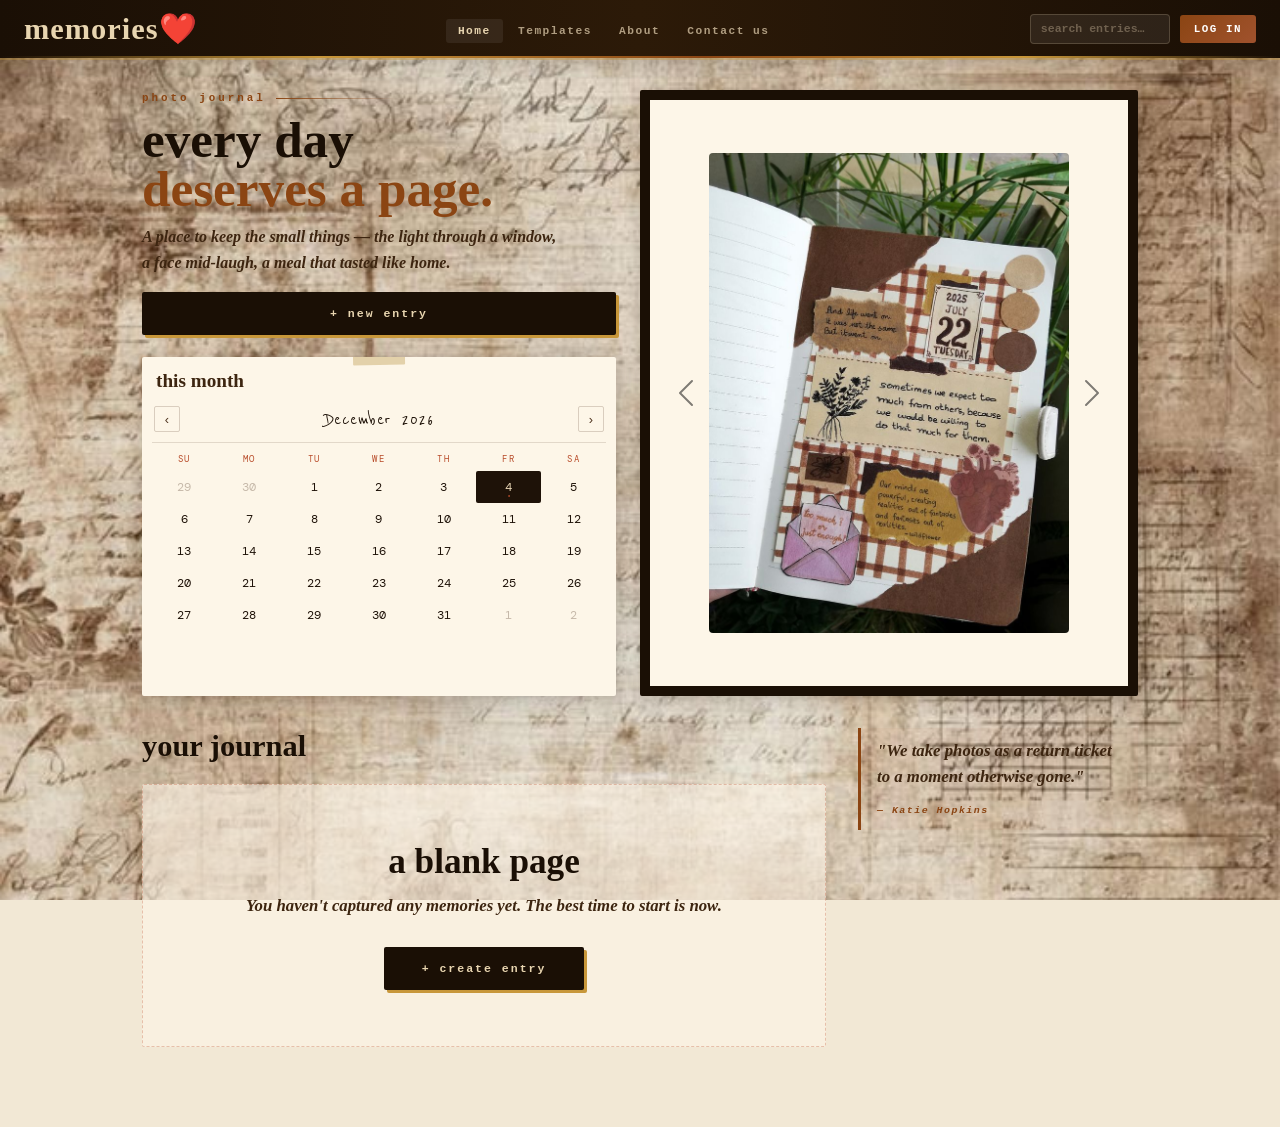
<file: index.html>
<!doctype html>
<html lang="en">

<head>
    <meta charset="utf-8">
    <meta name="viewport" content="width=device-width, initial-scale=1">
    <link rel="stylesheet" href="https://cdn.jsdelivr.net/npm/bootstrap@5.3.8/dist/css/bootstrap.min.css">
    <link rel="stylesheet" href="index.css">
    <title>Memories❤️</title>
</head>

<body>

    <!-- ── NAV ── -->
    <nav class="site-nav">
        <a class="nav-brand" href="#">memories❤️</a>
        <ul class="nav-links">
            <li><a href="#" class="active">Home</a></li>
            <li><a href="template-editor.html">Templates</a></li>
            <li><a href="about.html">About</a></li>
            <li><a href="contact.html">Contact us</a></li>
        </ul>
        <div class="nav-right">
            <input type="search" class="nav-search" placeholder="search entries…">
            <button class="btn-login" data-bs-toggle="modal" data-bs-target="#loginModal">LOG IN</button>
        </div>
    </nav>

    <!-- ── TOP BAND ── -->
    <div class="top-band">

        <!-- LEFT: compact hero + calendar -->
        <div class="top-left">
            <div class="hero">
                <div class="hero-eyebrow">photo journal</div>
                <h1>every day<em>deserves a page.</em></h1>
                <p class="hero-sub">A place to keep the small things — the light through a window, a face mid-laugh, a
                    meal that tasted like home.</p>
                <a href="template-editor.html" class="add-btn hero-btn">+ new entry</a>
            </div>
            <div class="cal-wrap">
                <div class="cal-label">this month</div>
                <iframe src="calender.html" title="Calendar"></iframe>
            </div>
        </div>

        <div id="carouselExample" class="carousel slide carousel-dark"
            style="width: 100%; height: 100%; background-color: #fdf6e8; border-radius: 2px; box-shadow: 2px 4px 18px rgba(26, 15, 5, 0.22); border: 10px solid #1a0f05;"
            data-bs-ride="carousel">
            <div class="carousel-inner h-100">
                <div class="carousel-item active h-100">
                    <div class="d-flex justify-content-center align-items-center h-100">
                        <img src="p1.jpeg" class="d-block" alt="..."
                            style="max-height: 100%; max-width: 100%; object-fit:fill;">
                    </div>
                </div>
                <div class="carousel-item h-100">
                    <div class="d-flex justify-content-center align-items-center h-100">
                        <img src="p2.jpeg" class="d-block" alt="..."
                            style="max-height: 100%; max-width: 100%; object-fit:cover;">
                    </div>
                </div>
                <div class="carousel-item h-100">
                    <div class="d-flex justify-content-center align-items-center h-100">
                        <img src="p3.jpeg" class="d-block" alt="..."
                            style="max-height: 100%; max-width: 100%; object-fit:cover;">
                    </div>
                </div>
            </div>
            <button class="carousel-control-prev" type="button" data-bs-target="#carouselExample" data-bs-slide="prev">
                <span class="carousel-control-prev-icon" aria-hidden="true"></span>
                <span class="visually-hidden">Previous</span>
            </button>
            <button class="carousel-control-next" type="button" data-bs-target="#carouselExample" data-bs-slide="next">
                <span class="carousel-control-next-icon" aria-hidden="true"></span>
                <span class="visually-hidden">Next</span>
            </button>
        </div>

    </div>

    <!-- ── MAIN GRID ── -->
    <div class="main-grid">
        <div class="journal-col" id="journalFeed"></div>
        <aside class="sidebar">
            <div class="quote-block">
                <blockquote>"We take photos as a return ticket to a moment otherwise gone."</blockquote>
                <cite>— Katie Hopkins</cite>
            </div>
        </aside>
    </div>

    <!-- ── LOGIN MODAL ── -->
    <div class="modal fade" id="loginModal" tabindex="-1" aria-hidden="true">
        <div class="modal-dialog modal-dialog-centered" style="max-width:400px;">
            <div class="modal-content">
                <div class="modal-header">
                    <h5 class="modal-title">LOG IN</h5>
                    <button type="button" class="btn-close" data-bs-dismiss="modal"></button>
                </div>
                <div class="modal-body">
                    <div class="mb-3">
                        <label for="loginEmail">email</label>
                        <input type="email" class="form-control" id="loginEmail" placeholder="you@example.com">
                    </div>
                    <div class="mb-4">
                        <label for="loginPass">password</label>
                        <input type="password" class="form-control" id="loginPass" placeholder="••••••••">
                    </div>
                    <button class="btn-submit" onclick="showToast('coming soon — stay tuned ✦')">log in</button>
                    <p style="text-align:center;margin-top:1rem;font-size:0.82rem;color:#a07850;font-style:italic;">
                        don't have an account? <a href="#signupModal" data-bs-toggle="modal"
                            style="color:var(--rust);">create one</a>
                    </p>
                </div>
            </div>
        </div>
    </div>

    <!-- ── SIGNUP MODAL ── -->
    <div class="modal fade" id="signupModal" tabindex="-1" aria-hidden="true">
        <div class="modal-dialog modal-dialog-centered" style="max-width:400px;">
            <div class="modal-content">
                <div class="modal-header">
                    <h5 class="modal-title">SIGN UP </h5>
                    <button type="button" class="btn-close" data-bs-dismiss="modal"></button>
                </div>
                <div class="modal-body">
                    <div class="mb-3">
                        <label for="loginEmail">email</label>
                        <input type="email" class="form-control" id="loginEmail" placeholder="you@example.com">
                    </div>
                    <div class="mb-4">
                        <label for="loginPass">password</label>
                        <input type="password" class="form-control" id="loginPass" placeholder="••••••••">
                    </div>
                    <button class="btn-submit" onclick="showToast('coming soon — stay tuned ✦')">SIGN UP</button>

                </div>
            </div>
        </div>
    </div>

    <div class="toast-strip" id="toast"></div>

    <script src="https://cdn.jsdelivr.net/npm/bootstrap@5.3.8/dist/js/bootstrap.bundle.min.js"></script>
    <script src="index.js"></script>
</body>

</html>
</file>
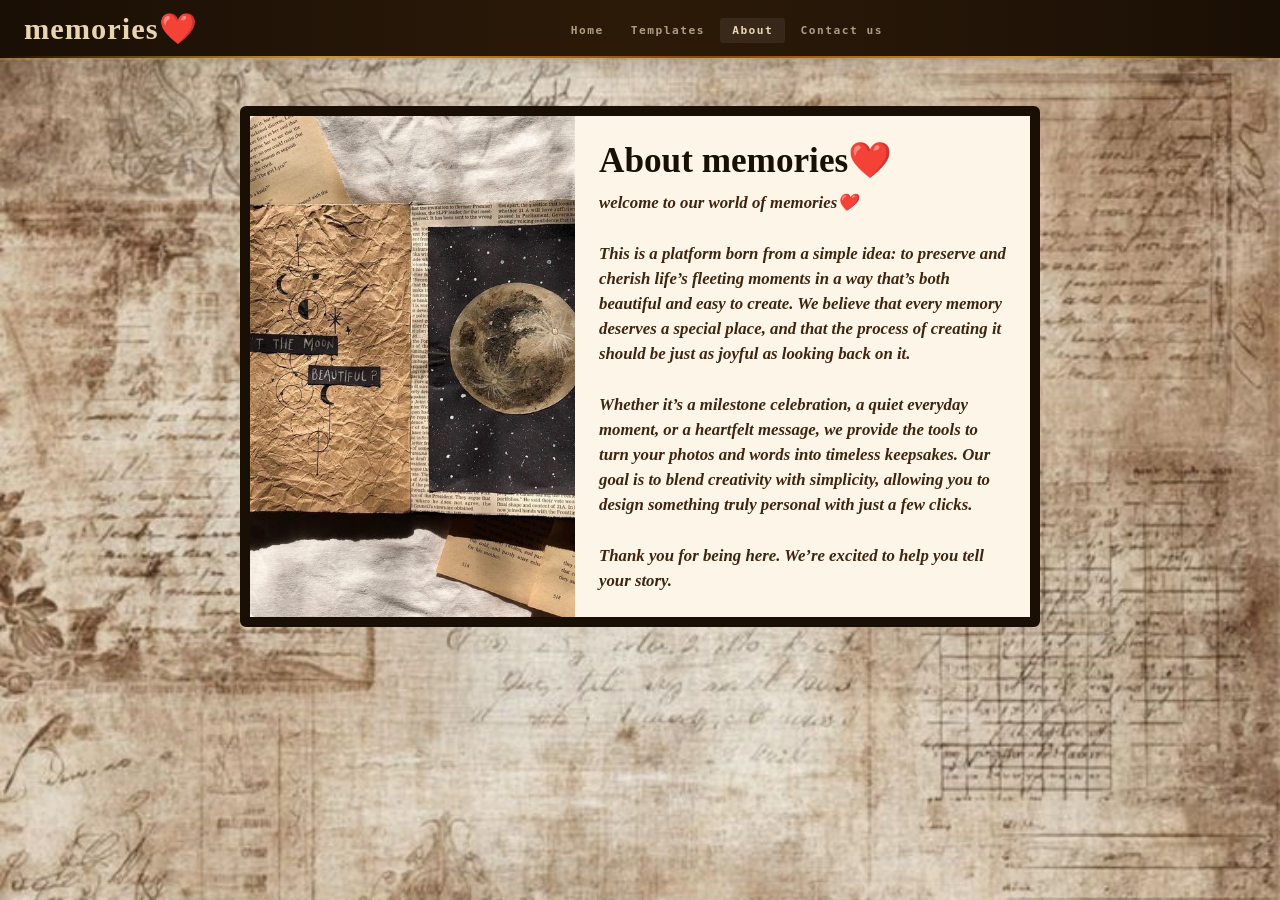
<file: about.html>
<!DOCTYPE html>
<html lang="en">

<head>
    <meta charset="UTF-8">
    <meta name="viewport" content="width=device-width, initial-scale=1.0">
    <title>about</title>
    <link rel="stylesheet" href="https://cdn.jsdelivr.net/npm/bootstrap@5.3.8/dist/css/bootstrap.min.css">
    <link rel="stylesheet" href="index.css">
</head>

<body>
    <nav class="site-nav">
        <a class="nav-brand" href="#">memories❤️</a>
        <ul class="nav-links">
            <li><a href="index.html">Home</a></li>
            <li><a href="template-editor.html">Templates</a></li>
            <li><a href="about.html" class="active">About</a></li>
            <li><a href="contact.html">Contact us</a></li>
        </ul>
        <div class="nav-right">

        </div>
    </nav>

    <!-- <main class="about-container">
        <div class="about-box">
            <h1 class="about-title">ABOUT US</h1>
            <p class="about-text">
                Welcome to our digital scrapbook! This platform was born from a simple idea: to preserve and cherish
                life’s fleeting moments in a way that’s both beautiful and easy to create. We believe that every
                memory deserves a special place, and that the process of creating it should be just as joyful as
                looking back on it.

                Whether it’s a milestone celebration, a quiet everyday moment, or a heartfelt message, we provide the
                tools to turn your photos and words into timeless keepsakes. Our goal is to blend creativity with
                simplicity, allowing you to design something truly personal with just a few clicks.

                Thank you for being here. We’re excited to help you tell your story.
            </p>
        </div>
    </main> -->
    <div class="card mb-3 mx-auto mt-5" style="max-width: 800px;background-color: #fdf6e8;border: 10px solid #1a0f05;">
        <div class="row g-0">
            <div class="col-md-5">
                <img src="p2.jpeg" class="img-fluid rounded-start" alt="..."
                    style="height: 100%;width: 100%;object-fit: cover;">
            </div>
            <div class="col-md-7">
                <div class="card-body p-4">
                    <h5 class="card-title"
                        style="font-family: 'Reenie Beanie', cursive; font-size: 2.2rem; color: var(--ink);">About
                        memories❤️</h5>
                    <p class="card-text"
                        style="font-family: 'Crimson Pro', serif; color: var(--ink-soft); font-style: italic; font-size: 1.05rem;">
                        <strong>welcome to our world of memories❤️</strong><br><br>
                        This is a platform born from a simple idea: to preserve and cherish
                        life’s fleeting moments in a way that’s both beautiful and easy to create. We believe that every
                        memory deserves a special place, and that the process of creating it should be just as joyful as
                        looking back on it.<br><br>
                        Whether it’s a milestone celebration, a quiet everyday moment, or a heartfelt message, we
                        provide the tools to turn your photos and words into timeless keepsakes. Our goal is to blend
                        creativity
                        with simplicity, allowing you to design something truly personal with just a few clicks.<br><br>
                        Thank you for being here. We’re excited to help you tell your story.
                    </p>
                </div>
            </div>
        </div>
    </div>

    <script src="https://cdn.jsdelivr.net/npm/bootstrap@5.3.8/dist/js/bootstrap.bundle.min.js"></script>
</body>

</html>
</file>
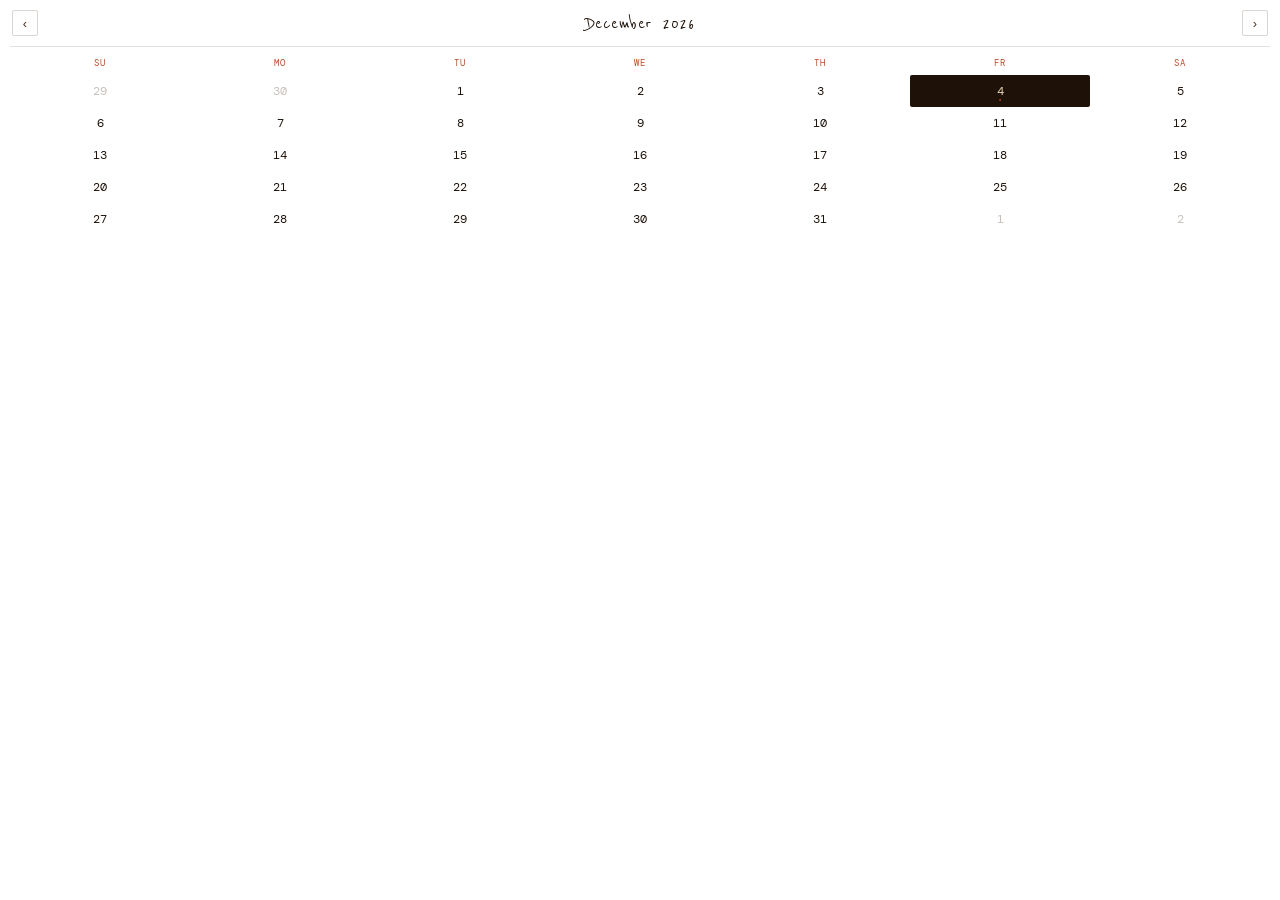
<file: calender.html>
<!DOCTYPE html>
<html lang="en">

<head>
  <meta charset="UTF-8">
  <meta name="viewport" content="width=device-width, initial-scale=1.0">
  <title>Calendar</title>
  <link
    href="https://fonts.googleapis.com/css2?family=Reenie+Beanie&family=Crimson+Pro:ital,wght@0,300;0,400;1,300&family=DM+Mono:wght@300;400&display=swap"
    rel="stylesheet">
  <style>
    :root {
      --ink: #1e1208;
      --ink-soft: #4a2f1a;
      --rust: #b84c2a;
      --sand: #e8d5b5;
      --paper: #f7efe0;
    }

    *,
    *::before,
    *::after {
      box-sizing: border-box;
      margin: 0;
      padding: 0;
    }

    html,
    body {
      width: 100%;
      height: 100%;
      font-family: 'DM Mono', monospace;
      background: transparent;
    }

    .cal {
      width: 100%;
      padding: 6px 10px 14px;
      background: transparent;
    }

    /* header row */
    .cal-head {
      display: flex;
      align-items: center;
      justify-content: space-between;
      padding: 4px 2px 10px;
      border-bottom: 1px solid rgba(74, 47, 26, 0.15);
      margin-bottom: 6px;
    }

    .cal-head h2 {
      font-family: 'Reenie Beanie', cursive;
      font-size: 1.3rem;
      color: var(--ink);
      font-weight: 400;
      letter-spacing: 0.5px;
    }

    .nav-btn {
      background: none;
      border: 1px solid rgba(74, 47, 26, 0.2);
      border-radius: 2px;
      color: var(--ink-soft);
      width: 26px;
      height: 26px;
      font-size: 0.8rem;
      cursor: pointer;
      display: flex;
      align-items: center;
      justify-content: center;
      transition: border-color 0.15s, background 0.15s;
    }

    .nav-btn:hover {
      border-color: var(--rust);
      background: rgba(184, 76, 42, 0.06);
    }

    /* weekday row */
    .cal-grid {
      display: grid;
      grid-template-columns: repeat(7, 1fr);
      text-align: center;
    }

    .wday {
      font-size: 0.58rem;
      letter-spacing: 1.5px;
      text-transform: uppercase;
      color: var(--rust);
      padding: 4px 0 6px;
      font-weight: 400;
    }

    /* day cells */
    .day {
      padding: 6px 2px;
      font-size: 0.75rem;
      color: var(--ink);
      cursor: pointer;
      border-radius: 2px;
      transition: background 0.15s, color 0.15s;
      position: relative;
      line-height: 1;
      min-height: 32px;
      display: flex;
      flex-direction: column;
      align-items: center;
      justify-content: center;
    }

    .day:hover {
      background: rgba(184, 76, 42, 0.09);
    }

    .day.other {
      color: rgba(74, 47, 26, 0.3);
      cursor: default;
    }

    .day.other:hover {
      background: none;
    }

    .day.today {
      background: var(--ink);
      color: var(--sand);
      font-weight: 400;
    }

    .day.today::after {
      content: '•';
      position: absolute;
      bottom: 3px;
      font-size: 0.45rem;
      color: var(--rust);
    }

    .day.selected {
      background: var(--rust);
      color: #fff;
    }

    .day.has-entry::before {
      content: '';
      width: 4px;
      height: 4px;
      background: var(--rust);
      border-radius: 50%;
      position: absolute;
      bottom: 3px;
    }

    .day.today.has-entry::before {
      background: var(--sand);
    }
  </style>
</head>

<body>
  <div class="cal">
    <div class="cal-head">
      <button id="prev" class="nav-btn">&#8249;</button>
      <h2 id="monthLabel"></h2>
      <button id="next" class="nav-btn">&#8250;</button>
    </div>
    <div class="cal-grid">
      <div class="wday">Su</div>
      <div class="wday">Mo</div>
      <div class="wday">Tu</div>
      <div class="wday">We</div>
      <div class="wday">Th</div>
      <div class="wday">Fr</div>
      <div class="wday">Sa</div>
    </div>
    <div class="cal-grid" id="days"></div>
  </div>

  <script>
    let cur = new Date();
    let sel = null;
    const MONTHS = ["January", "February", "March", "April", "May", "June", "July", "August", "September", "October", "November", "December"];

    // read saved entries from localStorage to mark dots
    function getEntryDates() {
      try {
        const entries = JSON.parse(localStorage.getItem('memoryEntries') || '[]');
        return new Set(entries.map(e => e.date));
      } catch (e) { return new Set(); }
    }

    function render() {
      const y = cur.getFullYear(), m = cur.getMonth();
      document.getElementById('monthLabel').textContent = MONTHS[m] + ' ' + y;
      const grid = document.getElementById('days');
      grid.innerHTML = '';
      const firstDay = new Date(y, m, 1).getDay();
      const daysInMonth = new Date(y, m + 1, 0).getDate();
      const prevDays = new Date(y, m, 0).getDate();
      const today = new Date();
      const entryDates = getEntryDates();

      // prev month tail
      for (let i = firstDay - 1; i >= 0; i--) {
        const d = document.createElement('div');
        d.className = 'day other';
        d.textContent = prevDays - i;
        grid.appendChild(d);
      }
      // current month
      for (let day = 1; day <= daysInMonth; day++) {
        const d = document.createElement('div');
        d.className = 'day';
        d.textContent = day;
        const iso = y + '-' + String(m + 1).padStart(2, '0') + '-' + String(day).padStart(2, '0');
        if (y === today.getFullYear() && m === today.getMonth() && day === today.getDate()) d.classList.add('today');
        if (sel && sel === iso) d.classList.add('selected');
        if (entryDates.has(iso)) d.classList.add('has-entry');
        d.addEventListener('click', () => {
          sel = iso;
          render();
          const target = window.parent !== window ? window.parent : window;
          target.location.href = 'template-editor.html?date=' + iso;
        });
        grid.appendChild(d);
      }
      // next month padding
      const total = firstDay + daysInMonth;
      const remaining = total % 7 === 0 ? 0 : 7 - (total % 7);
      for (let day = 1; day <= remaining; day++) {
        const d = document.createElement('div');
        d.className = 'day other';
        d.textContent = day;
        grid.appendChild(d);
      }
    }

    document.getElementById('prev').addEventListener('click', () => { cur.setMonth(cur.getMonth() - 1); render(); });
    document.getElementById('next').addEventListener('click', () => { cur.setMonth(cur.getMonth() + 1); render(); });
    render();
  </script>
</body>

</html>
</file>
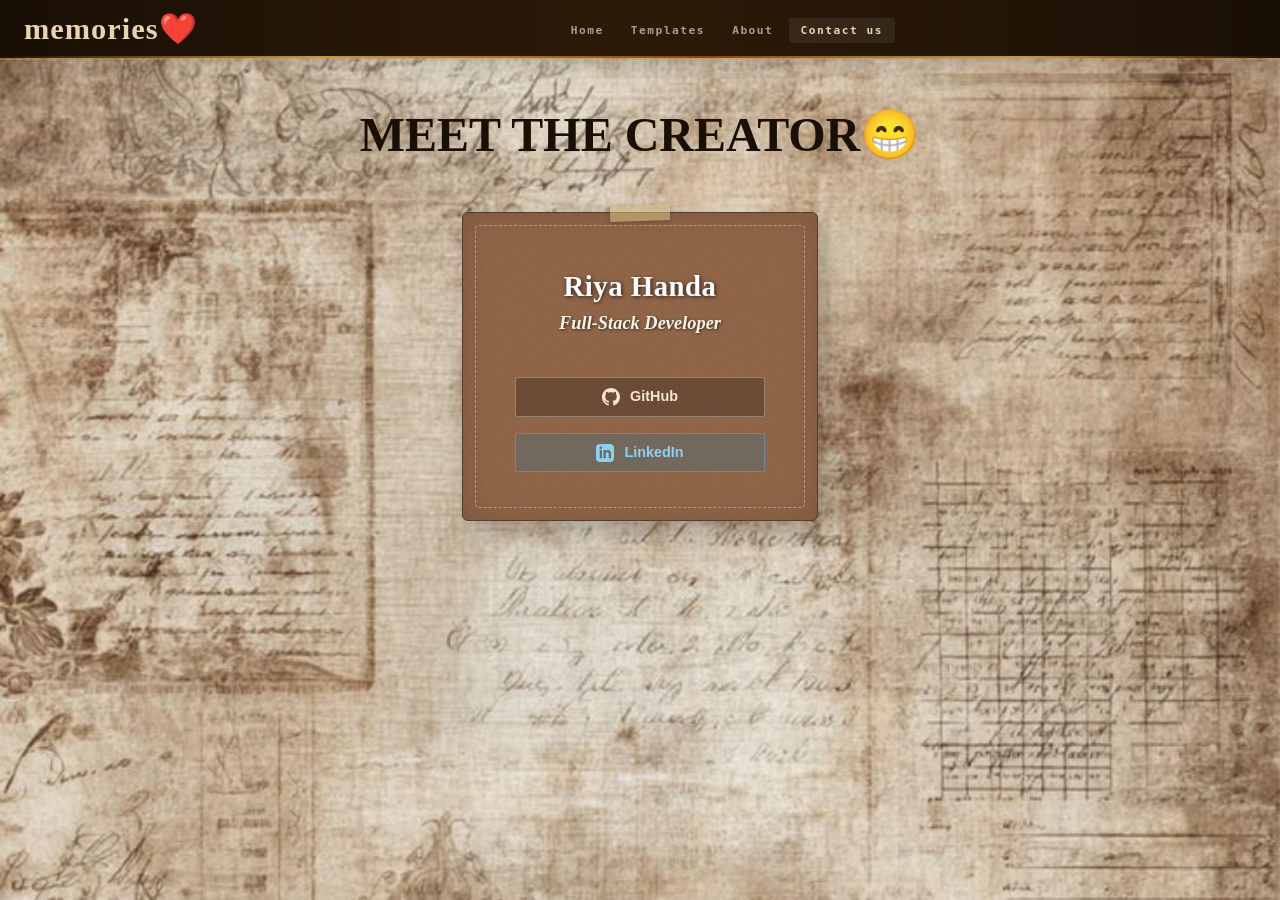
<file: contact.html>
<!DOCTYPE html>
<html lang="en">

<head>
    <meta charset="UTF-8">
    <meta name="viewport" content="width=device-width, initial-scale=1.0">
    <title>contact</title>
    <link rel="stylesheet" href="https://cdn.jsdelivr.net/npm/bootstrap@5.3.8/dist/css/bootstrap.min.css">
    <link rel="stylesheet" href="index.css">
</head>
  
<body>
    <nav class="site-nav">
        <a class="nav-brand" href="#">memories❤️</a>
        <ul class="nav-links">
            <li><a href="index.html">Home</a></li>
            <li><a href="template-editor.html">Templates</a></li>
            <li><a href="about.html">About</a></li>
            <li><a href="contact.html" class="active">Contact us</a></li>
        </ul>
        <div class="nav-right">

        </div>
    </nav>

    <style>
        .creator-card {
            background-color: #8c5f40;
            /* Medium brown */
            background-image: url("data:image/svg+xml,%3Csvg viewBox='0 0 200 200' xmlns='http://www.w3.org/2000/svg'%3E%3Cfilter id='noiseFilter'%3E%3CfeTurbulence type='fractalNoise' baseFrequency='0.8' numOctaves='3' stitchTiles='stitch'/%3E%3C/filter%3E%3Crect width='100%25' height='100%25' filter='url(%23noiseFilter)' opacity='0.12'/%3E%3C/svg%3E");
            border-radius: 6px;
            padding: 3.5rem 2rem 3rem;
            position: relative;
            box-shadow: 6px 10px 25px rgba(0, 0, 0, 0.25), inset 0 0 30px rgba(0, 0, 0, 0.15);
            border: 1px solid #5a3c26;
            /* Darker border for the very edge */
            display: flex;
            flex-direction: column;
            align-items: center;
        }

        .creator-card::after {
            content: '';
            position: absolute;
            top: 12px;
            left: 12px;
            right: 12px;
            bottom: 12px;
            border: 1.5px dashed rgba(255, 235, 205, 0.4);
            /* Stitched inner border */
            border-radius: 4px;
            pointer-events: none;
            z-index: 1;
        }

        .creator-card::before {
            content: '';
            position: absolute;
            width: 60px;
            /* Slightly longer tape */
            height: 16px;
            background: var(--tape, #dbcbba);
            border-radius: 1px;
            z-index: 3;
            box-shadow: 0 1px 4px rgba(0, 0, 0, 0.25);
            top: -8px;
            left: 50%;
            transform: translateX(-50%) rotate(-2deg);
        }

        .creator-card-title {
            font-family: 'Crimson Pro', serif;
            font-weight: 800;
            font-size: 1.8rem;
            color: #ffffff;
            /* Pure white for maximum clarity */
            margin-bottom: 0.4rem;
            text-shadow: 1px 1px 4px rgba(0, 0, 0, 0.7);
            /* Stronger shadow for contrast */
            letter-spacing: 0.5px;
        }

        .creator-card-subtitle {
            font-family: 'Crimson Pro', serif;
            font-style: italic;
            font-weight: 500;
            /* Increased weight from 300 to 500 for better legibility */
            font-size: 1.15rem;
            color: #fcf4eb;
            /* Brighter, clearer off-white */
            margin-bottom: 2.5rem;
            text-shadow: 1px 1px 3px rgba(0, 0, 0, 0.6);
        }

        .creator-btn {
            display: flex;
            align-items: center;
            justify-content: center;
            gap: 10px;
            width: 100%;
            padding: 8px 16px;
            border-radius: 3px;
            font-family: -apple-system, BlinkMacSystemFont, "Segoe UI", Roboto, Helvetica, Arial, sans-serif;
            font-size: 0.9rem;
            font-weight: 600 !important;
            text-decoration: none;
            background: transparent;
            transition: all 0.2s;
        }

        .btn-github {
            border: 1px solid rgba(255, 255, 255, 0.3);
            color: #f5e6d3;
            background: rgba(0, 0, 0, 0.25);
        }

        .btn-github:hover {
            background: rgba(0, 0, 0, 0.5);
            border-color: rgba(255, 255, 255, 0.5);
            color: #fff;
        }

        .btn-linkedin {
            border: 1px solid rgba(89, 166, 212, 0.6);
            background: rgba(0, 119, 181, 0.2);
            color: #8ed0f2;
        }

        .btn-linkedin:hover {
            background: rgba(0, 119, 181, 0.4);
            border-color: #59a6d4;
            color: #bce5ff;
        }

        .creator-btn svg {
            width: 18px;
            height: 18px;
            fill: currentColor;
        }
    </style>

    <div class="container mt-5 mb-5">
        <h2 class="text-center mb-5" style="font-family: 'Reenie Beanie', cursive; font-size: 3rem; color: var(--ink);">
            MEET THE CREATOR😁</h2>
        <div class="row justify-content-center g-4">

            <!-- Creator 1 -->
            <div class="col-md-5 col-lg-4">
                <div class="creator-card">
                    <h4 class="creator-card-title">Riya Handa</h4>
                    <p class="creator-card-subtitle">Full-Stack Developer</p>

                    <div class="d-flex flex-column gap-3 w-100" style="max-width: 250px;">
                        <a href="https://github.com/Riyahanda" target="_blank" rel="noopener noreferrer"
                            class="creator-btn btn-github">
                            <svg viewBox="0 0 24 24">
                                <path
                                    d="M12 0c-6.626 0-12 5.373-12 12 0 5.302 3.438 9.8 8.207 11.387.599.111.793-.261.793-.577v-2.234c-3.338.726-4.033-1.416-4.033-1.416-.546-1.387-1.333-1.756-1.333-1.756-1.089-.745.083-.729.083-.729 1.205.084 1.839 1.237 1.839 1.237 1.07 1.834 2.807 1.304 3.492.997.107-.775.418-1.305.762-1.604-2.665-.305-5.467-1.334-5.467-5.931 0-1.311.469-2.381 1.236-3.221-.124-.303-.535-1.524.117-3.176 0 0 1.008-.322 3.301 1.23.957-.266 1.983-.399 3.003-.404 1.02.005 2.047.138 3.006.404 2.291-1.552 3.297-1.23 3.297-1.23.653 1.653.242 2.874.118 3.176.77.84 1.235 1.911 1.235 3.221 0 4.609-2.807 5.624-5.479 5.921.43.372.823 1.102.823 2.222v3.293c0 .319.192.694.801.576 4.765-1.589 8.199-6.086 8.199-11.386 0-6.627-5.373-12-12-12z" />
                            </svg>
                            GitHub
                        </a>
                        <a href="https://www.linkedin.com/in/riya-handa-b9908430a" target="_blank"
                            rel="noopener noreferrer" class="creator-btn btn-linkedin">
                            <svg viewBox="0 0 24 24">
                                <path
                                    d="M19 0h-14c-2.761 0-5 2.239-5 5v14c0 2.761 2.239 5 5 5h14c2.762 0 5-2.239 5-5v-14c0-2.761-2.238-5-5-5zm-11 19h-3v-11h3v11zm-1.5-12.268c-.966 0-1.75-.79-1.75-1.764s.784-1.764 1.75-1.764 1.75.79 1.75 1.764-.783 1.764-1.75 1.764zm13.5 12.268h-3v-5.604c0-3.368-4-3.113-4 0v5.604h-3v-11h3v1.765c1.396-2.586 7-2.777 7 2.476v6.759z" />
                            </svg>
                            LinkedIn
                        </a>
                    </div>
                </div>
            </div>

            <!-- Creator 2 
            <div class="col-md-5 col-lg-4">
                <div class="creator-card">
                    <h4 class="creator-card-title">Creator Two</h4>
                    <p class="creator-card-subtitle">UI/UX Designer</p>

                    <div class="d-flex flex-column gap-3 w-100" style="max-width: 250px;">
                        <a href="#" class="creator-btn btn-github">
                            <svg viewBox="0 0 24 24">
                                <path
                                    d="M12 0c-6.626 0-12 5.373-12 12 0 5.302 3.438 9.8 8.207 11.387.599.111.793-.261.793-.577v-2.234c-3.338.726-4.033-1.416-4.033-1.416-.546-1.387-1.333-1.756-1.333-1.756-1.089-.745.083-.729.083-.729 1.205.084 1.839 1.237 1.839 1.237 1.07 1.834 2.807 1.304 3.492.997.107-.775.418-1.305.762-1.604-2.665-.305-5.467-1.334-5.467-5.931 0-1.311.469-2.381 1.236-3.221-.124-.303-.535-1.524.117-3.176 0 0 1.008-.322 3.301 1.23.957-.266 1.983-.399 3.003-.404 1.02.005 2.047.138 3.006.404 2.291-1.552 3.297-1.23 3.297-1.23.653 1.653.242 2.874.118 3.176.77.84 1.235 1.911 1.235 3.221 0 4.609-2.807 5.624-5.479 5.921.43.372.823 1.102.823 2.222v3.293c0 .319.192.694.801.576 4.765-1.589 8.199-6.086 8.199-11.386 0-6.627-5.373-12-12-12z" />
                            </svg>
                            GitHub
                        </a>
                        <a href="#" class="creator-btn btn-linkedin">
                            <svg viewBox="0 0 24 24">
                                <path
                                    d="M19 0h-14c-2.761 0-5 2.239-5 5v14c0 2.761 2.239 5 5 5h14c2.762 0 5-2.239 5-5v-14c0-2.761-2.238-5-5-5zm-11 19h-3v-11h3v11zm-1.5-12.268c-.966 0-1.75-.79-1.75-1.764s.784-1.764 1.75-1.764 1.75.79 1.75 1.764-.783 1.764-1.75 1.764zm13.5 12.268h-3v-5.604c0-3.368-4-3.113-4 0v5.604h-3v-11h3v1.765c1.396-2.586 7-2.777 7 2.476v6.759z" />
                            </svg>
                            LinkedIn
                        </a>
                    </div>
                </div>
            </div>-->

        </div>
    </div>

    <script src="https://cdn.jsdelivr.net/npm/bootstrap@5.3.8/dist/js/bootstrap.bundle.min.js"></script>
</body>

</html>
</file>
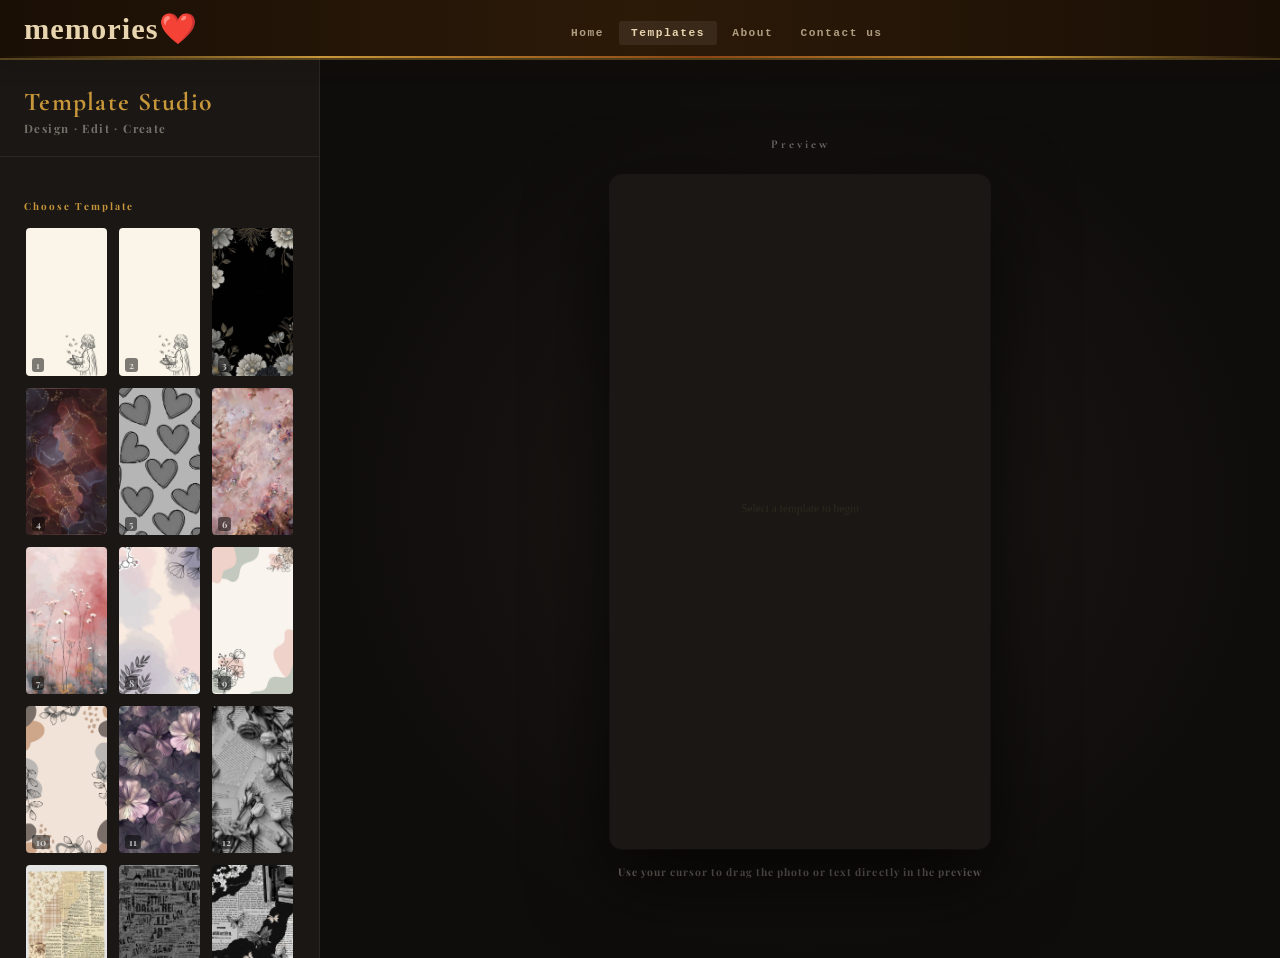
<file: template-editor.html>
<!DOCTYPE html>
<html lang="en">

<head>
  <meta charset="UTF-8">
  <meta name="viewport" content="width=device-width, initial-scale=1.0">
  <title>Template Studio</title>
  <link
    href="https://fonts.googleapis.com/css2?family=Cormorant+Garamond:ital,wght@0,300;0,400;1,300&family=DM+Sans:wght@300;400;500&family=Playfair+Display:ital@1&display=swap"
    rel="stylesheet">
  <link rel="stylesheet" href="temp.css">
  <link rel="stylesheet" href="index.css">
</head>

<body>
  <script src="index.js"></script>
  <nav class="site-nav">
    <a class="nav-brand" href="#">memories❤️</a>
    <ul class="nav-links">
      <li><a href="index.html">Home</a></li>
      <li><a href="template-editor.html" class="active">Templates</a></li>
      <li><a href="about.html">About</a></li>
      <li><a href="contact.html">Contact us</a></li>
    </ul>
    <div class="nav-right">

    </div>
  </nav>
  <div class="app">
    <!-- SIDEBAR -->
    <div class="sidebar">
      <div class="sidebar-header">
        <h1>Template Studio</h1>
        <p>Design · Edit · Create</p>
      </div>

      <!-- Templates -->
      <div class="section">
        <div class="section-label">Choose Template</div>
        <div class="template-grid" id="templateGrid"></div>
      </div>

      <!-- Upload photo -->
      <div class="section">
        <div class="section-label">Your Photo</div>
        <div class="upload-zone" onclick="document.getElementById('fileInput').click()">
          <div class="upload-icon">🖼</div>
          <p>Click to <span>upload your photo</span><br>PNG, JPG, WEBP</p>
        </div>
        <input type="file" id="fileInput" accept="image/*">

        <div class="photo-controls" style="margin-top:16px;" id="photoControls">
          <div class="control-note">Drag the photo in the preview with your cursor. Use the mouse wheel to resize it,
            and hold Shift while scrolling to change opacity.</div>
        </div>
      </div>

      <!-- Text -->
      <div class="section">
        <div class="section-label">Text</div>
        <div class="text-controls">
          <textarea id="textInput" placeholder="Type your text here…"></textarea>

          <div class="text-style-row">
            <select id="fontFamily">
              <option value="'DM Sans', sans-serif">DM Sans</option>
              <option value="'Cormorant Garamond', serif">Cormorant</option>
              <option value="'Playfair Display', serif">Playfair</option>
              <option value="Georgia, serif">Georgia</option>
              <option value="monospace">Monospace</option>
            </select>
            <button class="style-btn" id="boldBtn" onclick="toggleStyle('bold')">B</button>
            <button class="style-btn" id="italicBtn" onclick="toggleStyle('italic')"><i>I</i></button>
          </div>

          <div class="font-size-row">
            <button class="fs-btn" onclick="changeFontSize(-2)">−</button>
            <div class="fs-display" id="fsSizeDisplay">28px</div>
            <button class="fs-btn" onclick="changeFontSize(2)">+</button>
            <div style="font-size:0.65rem;color:var(--text-muted);margin-left:8px;">size</div>
          </div>

          <div>
            <div class="section-label" style="margin-bottom:8px;">Text Color</div>
            <div class="color-row" id="colorRow">
              <div class="color-dot active" data-color="#ffffff" style="background:#ffffff"></div>
              <div class="color-dot" data-color="#000000"
                style="background:#000000;border-color:rgba(255,255,255,0.15)"></div>
              <div class="color-dot" data-color="#c9a96e" style="background:#c9a96e"></div>
              <div class="color-dot" data-color="#f4a7b9" style="background:#f4a7b9"></div>
              <div class="color-dot" data-color="#a8c5b5" style="background:#a8c5b5"></div>
              <div class="color-dot" data-color="#9b8fa8" style="background:#9b8fa8"></div>
              <div class="color-dot" data-color="#e8d5b5" style="background:#e8d5b5"></div>
            </div>
          </div>

          <div>
            <div class="section-label" style="margin-bottom:8px;">Text Placement</div>
            <div class="control-note">Click or drag the text in the preview to place it with your cursor.</div>
          </div>
        </div>
      </div>

      <button class="download-btn" onclick="downloadImage()">⬇ Download Image</button>
      <button class="save-btn" onclick="saveImage()">Save Image</button>
    </div>

    <!-- CANVAS AREA -->
    <div class="canvas-area">
      <h2>Preview</h2>
      <div class="canvas-wrapper" id="canvasWrapper">
        <canvas id="mainCanvas" width="600" height="1067"></canvas>
      </div>
      <div class="canvas-hint">Use your cursor to drag the photo or text directly in the preview</div>
    </div>
  </div>

  <script src="temp.js"></script>
</body>

</html>
</file>
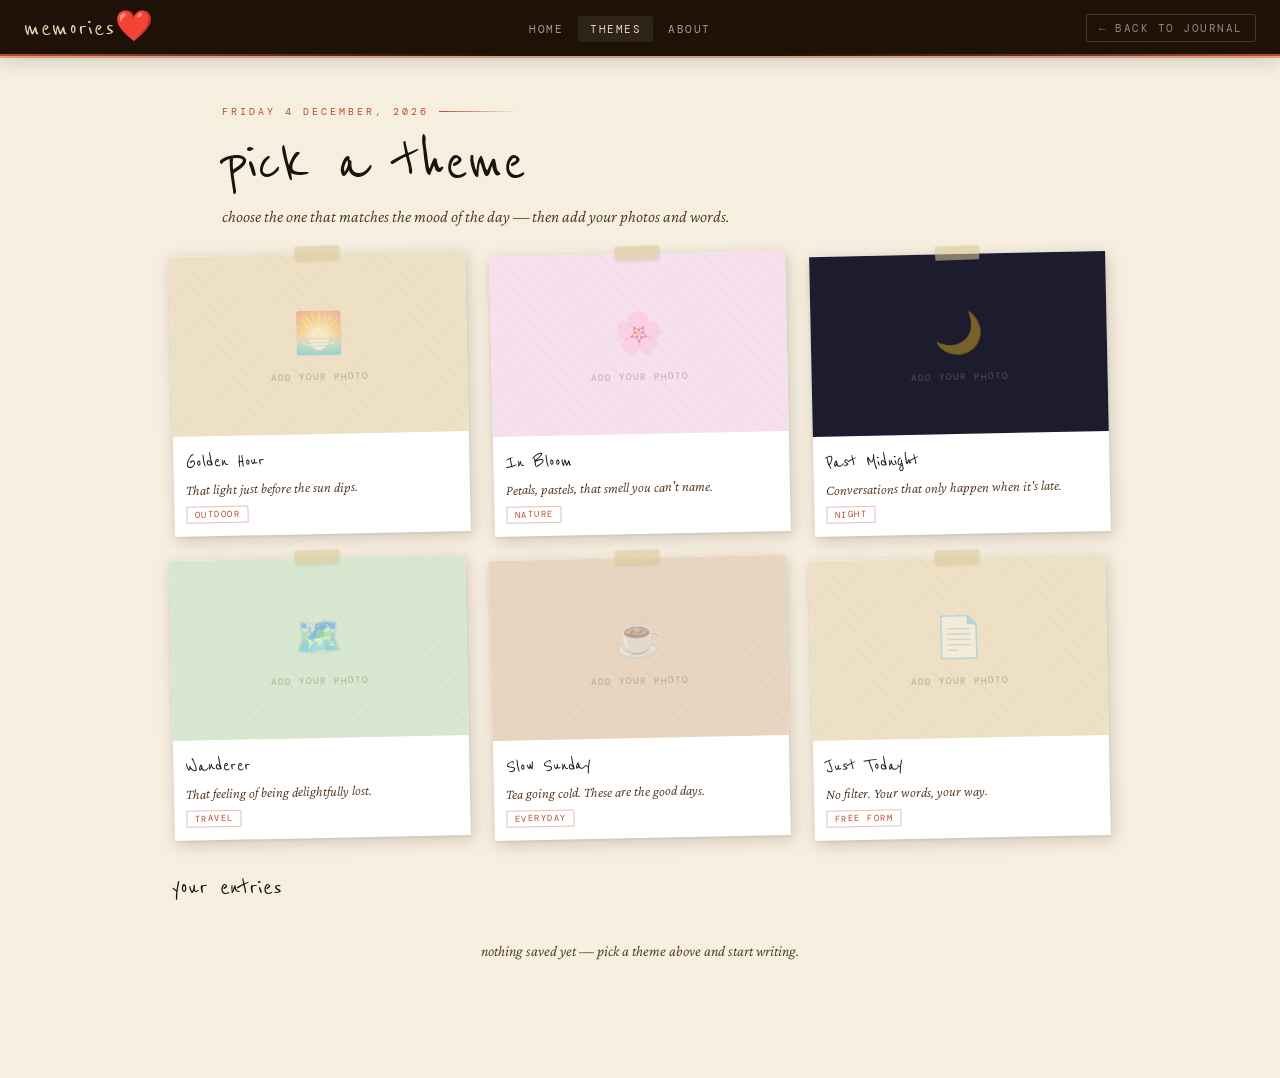
<file: themes.html>
<!DOCTYPE html>
<html lang="en">
<head>
  <meta charset="UTF-8">
  <meta name="viewport" content="width=device-width, initial-scale=1.0">
  <title>Themes — Memories❤️</title>
  <link rel="stylesheet" href="https://cdn.jsdelivr.net/npm/bootstrap@5.3.8/dist/css/bootstrap.min.css">
  <link href="https://fonts.googleapis.com/css2?family=Reenie+Beanie&family=Crimson+Pro:ital,wght@0,300;0,400;0,600;1,300;1,400&family=DM+Mono:wght@300;400&display=swap" rel="stylesheet">
  <style>
    :root {
      --ink:        #1e1208;
      --ink-soft:   #4a2f1a;
      --rust:       #b84c2a;
      --rust-light: #d4724a;
      --sand:       #e8d5b5;
      --paper:      #f7efe0;
      --paper-dark: #ede0c4;
      --tape:       rgba(220,200,150,0.55);
      --shadow:     rgba(30,18,8,0.18);
    }

    *, *::before, *::after { box-sizing: border-box; }

    body {
      margin: 0;
      font-family: 'Crimson Pro', Georgia, serif;
      background: var(--paper);
      background-image: url("data:image/svg+xml,%3Csvg xmlns='http://www.w3.org/2000/svg' width='4' height='4'%3E%3Crect width='4' height='4' fill='%23f7efe0'/%3E%3Ccircle cx='1' cy='1' r='0.4' fill='%23c8a87a' opacity='0.18'/%3E%3Ccircle cx='3' cy='3' r='0.3' fill='%23b89060' opacity='0.12'/%3E%3C/svg%3E");
      background-attachment: fixed;
      min-height: 100vh;
      color: var(--ink);
    }

    /* ── NAV ── */
    .site-nav {
      background: var(--ink);
      padding: 0 1.5rem;
      display: flex; align-items: center; justify-content: space-between;
      height: 56px;
      position: sticky; top: 0; z-index: 100;
      box-shadow: 0 2px 0 rgba(184,76,42,0.4), 0 4px 20px var(--shadow);
    }
    .site-nav::after {
      content: '';
      position: absolute; bottom: 0; left: 0; right: 0; height: 2px;
      background: linear-gradient(90deg, var(--rust) 0%, transparent 40%, transparent 60%, var(--rust) 100%);
    }
    .nav-brand {
      font-family: 'Reenie Beanie', cursive;
      font-size: 1.9rem; color: var(--sand);
      text-decoration: none; letter-spacing: 1px; line-height: 1;
    }
    .nav-brand:hover { color: #fff; }
    .nav-links { display:flex; align-items:center; gap:0.2rem; list-style:none; margin:0; padding:0; }
    .nav-links a {
      color: rgba(232,213,181,0.7); text-decoration: none;
      font-family: 'DM Mono', monospace; font-size: 0.7rem;
      letter-spacing: 1.5px; text-transform: uppercase;
      padding: 6px 12px; border-radius: 3px; transition: color 0.2s, background 0.2s;
    }
    .nav-links a:hover, .nav-links a.active { color: var(--sand); background: rgba(255,255,255,0.07); }
    .back-link {
      font-family: 'DM Mono', monospace; font-size: 0.68rem;
      letter-spacing: 1.5px; text-transform: uppercase;
      color: rgba(232,213,181,0.6); text-decoration: none;
      border: 1px solid rgba(232,213,181,0.2); padding: 5px 12px; border-radius: 2px;
      transition: color 0.2s, border-color 0.2s;
    }
    .back-link:hover { color: var(--sand); border-color: var(--rust-light); }

    /* ── PAGE TITLE AREA ── */
    .page-top {
      max-width: 900px; margin: 0 auto;
      padding: 3rem 2rem 1.5rem;
    }
    .page-top .date-stamp {
      font-family: 'DM Mono', monospace;
      font-size: 0.65rem; letter-spacing: 3px;
      text-transform: uppercase; color: var(--rust);
      margin-bottom: 0.6rem; display: flex; align-items: center; gap: 10px;
    }
    .page-top .date-stamp::after {
      content: '';flex:1; height:1px;
      background: linear-gradient(90deg, var(--rust), transparent);
      max-width: 80px;
    }
    .page-top h1 {
      font-family: 'Reenie Beanie', cursive;
      font-size: clamp(2.4rem, 6vw, 4.2rem);
      line-height: 1; margin: 0 0 0.5rem; font-weight: 400; color: var(--ink);
    }
    .page-top p {
      font-style: italic; font-weight: 300;
      font-size: 1.05rem; color: var(--ink-soft); margin: 0;
    }

    /* ── THEMES GRID ── */
    .themes-wrap {
      max-width: 1000px; margin: 0 auto;
      padding: 0 2rem 2rem;
    }

    /* the cards — polaroid style */
    .theme-card {
      background: #fff;
      border-radius: 1px;
      padding: 0 0 12px;
      box-shadow: 2px 4px 16px var(--shadow), 0 1px 3px rgba(0,0,0,0.08);
      cursor: pointer;
      position: relative;
      transition: transform 0.25s, box-shadow 0.25s;
      overflow: visible;
    }
    .theme-card:nth-child(1) { transform: rotate(-1.2deg); }
    .theme-card:nth-child(2) { transform: rotate(0.8deg); }
    .theme-card:nth-child(3) { transform: rotate(-0.5deg); }
    .theme-card:nth-child(4) { transform: rotate(1.1deg); }
    .theme-card:nth-child(5) { transform: rotate(-0.7deg); }
    .theme-card:nth-child(6) { transform: rotate(0.4deg); }

    .theme-card:hover {
      transform: rotate(0deg) translateY(-6px) scale(1.02) !important;
      box-shadow: 6px 14px 36px var(--shadow);
      z-index: 5;
    }
    /* tape */
    .theme-card::before {
      content: '';
      position: absolute; top: -8px;
      left: 50%; transform: translateX(-50%) rotate(-1deg);
      width: 44px; height: 14px;
      background: var(--tape); border-radius: 1px;
      box-shadow: 0 1px 3px rgba(0,0,0,0.1);
      z-index: 3;
    }
    .theme-card:nth-child(even)::before { transform: translateX(-50%) rotate(1.5deg); }

    .tc-img {
      width: 100%; height: 180px;
      object-fit: cover; display: block;
      background: var(--paper-dark);
    }
    .tc-placeholder {
      width: 100%; height: 180px;
      display: flex; flex-direction: column;
      align-items: center; justify-content: center; gap: 6px;
      font-size: 2.5rem; color: rgba(74,47,26,0.4);
      /* placeholder gets a stamp-style texture */
      background:
        repeating-linear-gradient(
          45deg, rgba(74,47,26,0.03) 0, rgba(74,47,26,0.03) 1px,
          transparent 1px, transparent 12px
        ),
        var(--paper-dark);
    }
    .tc-placeholder .ph-label {
      font-family: 'DM Mono', monospace;
      font-size: 0.58rem; letter-spacing: 2px;
      text-transform: uppercase; color: rgba(74,47,26,0.3);
      margin-top: 2px;
    }

    /* "PICK" stamp that appears on hover */
    .tc-stamp {
      position: absolute; top: 12px; right: 12px;
      background: var(--rust); color: #fff;
      font-family: 'DM Mono', monospace; font-size: 0.58rem;
      letter-spacing: 2px; text-transform: uppercase;
      padding: 4px 9px; border-radius: 1px;
      opacity: 0; transform: scale(0.8) rotate(-3deg);
      transition: opacity 0.2s, transform 0.2s;
      z-index: 4;
    }
    .theme-card:hover .tc-stamp { opacity: 1; transform: scale(1) rotate(-3deg); }

    .tc-body { padding: 10px 12px 0; }
    .tc-name {
      font-family: 'Reenie Beanie', cursive;
      font-size: 1.3rem; color: var(--ink); margin: 0 0 2px;
    }
    .tc-desc {
      font-family: 'Crimson Pro', serif;
      font-style: italic; font-weight: 300;
      font-size: 0.88rem; color: var(--ink-soft); line-height: 1.5; margin: 0;
    }
    .tc-tag {
      display: inline-block; margin-top: 6px;
      font-family: 'DM Mono', monospace;
      font-size: 0.55rem; letter-spacing: 1.5px;
      text-transform: uppercase; color: var(--rust);
      border: 1px solid rgba(184,76,42,0.35);
      padding: 1px 7px; border-radius: 1px;
    }

    /* ── SAVED ENTRIES ── */
    .saved-wrap {
      max-width: 1000px; margin: 0 auto;
      padding: 0 2rem 5rem;
    }
    .saved-wrap h2 {
      font-family: 'Reenie Beanie', cursive;
      font-size: 1.8rem; color: var(--ink); font-weight: 400;
      margin-bottom: 1rem;
    }
    .entry-row {
      background: #fff;
      box-shadow: 2px 3px 14px var(--shadow);
      border-radius: 1px;
      display: flex; align-items: center; gap: 14px;
      padding: 10px 14px; margin-bottom: 10px;
      transition: transform 0.2s;
    }
    .entry-row:hover { transform: translateX(3px); }
    .er-thumb {
      width: 52px; height: 52px; border-radius: 1px;
      object-fit: cover; flex-shrink: 0;
      border: 2px solid var(--paper-dark);
    }
    .er-emoji {
      width: 52px; height: 52px; border-radius: 1px;
      flex-shrink: 0; display: flex; align-items: center; justify-content: center;
      font-size: 1.5rem;
      background: var(--paper-dark);
    }
    .er-body { flex: 1; min-width: 0; }
    .er-date {
      font-family: 'DM Mono', monospace; font-size: 0.6rem;
      letter-spacing: 1.5px; text-transform: uppercase; color: var(--rust);
    }
    .er-title {
      font-family: 'Reenie Beanie', cursive;
      font-size: 1.1rem; color: var(--ink); margin: 1px 0;
    }
    .er-caption {
      font-size: 0.85rem; color: var(--ink-soft);
      font-style: italic; white-space: nowrap;
      overflow: hidden; text-overflow: ellipsis;
    }
    .er-del {
      background: none; border: none;
      font-family: 'DM Mono', monospace;
      font-size: 0.6rem; color: rgba(74,47,26,0.3);
      cursor: pointer; padding: 4px 6px; flex-shrink: 0;
      transition: color 0.2s;
    }
    .er-del:hover { color: var(--rust); }
    .no-entries {
      font-style: italic; color: var(--ink-soft);
      font-size: 0.95rem; text-align: center; padding: 1.2rem 0;
      font-weight: 300;
    }

    /* ── MODAL ── */
    .modal-content {
      border: none; border-radius: 1px;
      background: var(--paper);
      background-image: url("data:image/svg+xml,%3Csvg xmlns='http://www.w3.org/2000/svg' width='4' height='4'%3E%3Crect width='4' height='4' fill='%23f7efe0'/%3E%3Ccircle cx='1' cy='1' r='0.4' fill='%23c8a87a' opacity='0.15'/%3E%3C/svg%3E");
      box-shadow: 0 30px 80px rgba(30,18,8,0.25);
    }
    .modal-header {
      background: var(--ink); border: none;
      padding: 1rem 1.4rem;
    }
    .modal-title {
      font-family: 'Reenie Beanie', cursive;
      font-size: 1.7rem; color: var(--sand); font-weight: 400;
    }
    .modal-header .btn-close { filter: invert(1); }

    .modal-body { padding: 1.5rem; }

    /* theme strip at top of modal */
    .modal-theme-strip {
      background: var(--paper-dark);
      border-radius: 1px;
      padding: 10px 14px;
      display: flex; align-items: center; gap: 10px;
      margin-bottom: 1.2rem;
      border-left: 3px solid var(--rust);
    }
    .modal-theme-strip .strip-emoji { font-size: 1.5rem; }
    .modal-theme-strip .strip-name {
      font-family: 'Reenie Beanie', cursive;
      font-size: 1.3rem; color: var(--ink);
    }
    .modal-theme-strip .strip-date {
      font-family: 'DM Mono', monospace;
      font-size: 0.6rem; letter-spacing: 2px;
      text-transform: uppercase; color: var(--rust);
      margin-left: auto;
    }

    .modal-body label {
      font-family: 'DM Mono', monospace; font-size: 0.62rem;
      letter-spacing: 1.5px; text-transform: uppercase;
      color: var(--ink-soft); margin-bottom: 4px; display: block;
    }
    .modal-body .form-control,
    .modal-body .form-select {
      border: 1px solid rgba(74,47,26,0.2); border-radius: 1px;
      background: #fff; font-family: 'Crimson Pro', serif;
      font-size: 1rem; color: var(--ink);
    }
    .modal-body .form-control:focus,
    .modal-body .form-select:focus {
      border-color: var(--rust);
      box-shadow: 0 0 0 2px rgba(184,76,42,0.12);
    }

    /* photo upload zone */
    .upload-zone {
      border: 1.5px dashed rgba(74,47,26,0.25);
      border-radius: 1px;
      background: rgba(247,239,224,0.6);
      padding: 1.2rem 1rem;
      text-align: center; cursor: pointer;
      transition: border-color 0.2s, background 0.2s;
    }
    .upload-zone:hover { border-color: var(--rust); background: rgba(184,76,42,0.05); }
    .upload-zone .uz-icon { font-size: 1.6rem; display: block; margin-bottom: 4px; }
    .upload-zone p {
      font-family: 'DM Mono', monospace; font-size: 0.62rem;
      letter-spacing: 1px; text-transform: uppercase;
      color: rgba(74,47,26,0.45); margin: 0;
    }
    .upload-zone input { display: none; }

    #photoRow { display: flex; flex-wrap: wrap; gap: 8px; margin-top: 10px; }
    .photo-thumb {
      width: 64px; height: 64px; border-radius: 1px;
      object-fit: cover; border: 2px solid var(--paper-dark);
      box-shadow: 1px 2px 6px var(--shadow);
    }

    .btn-save {
      background: var(--ink); color: var(--sand);
      font-family: 'DM Mono', monospace; font-size: 0.68rem;
      letter-spacing: 2px; text-transform: uppercase;
      border: none; padding: 11px 22px; border-radius: 1px; width: 100%;
      box-shadow: 3px 3px 0 var(--rust);
      transition: transform 0.15s, box-shadow 0.15s;
      cursor: pointer; margin-top: 1rem;
    }
    .btn-save:hover {
      transform: translate(-2px, -2px);
      box-shadow: 5px 5px 0 var(--rust);
      color: #fff;
    }

    /* ── TOAST ── */
    .toast-strip {
      position: fixed; bottom: 20px; left: 50%;
      transform: translateX(-50%) translateY(60px);
      background: var(--ink); color: var(--sand);
      font-family: 'DM Mono', monospace; font-size: 0.68rem;
      letter-spacing: 1.5px; padding: 10px 22px; border-radius: 1px;
      box-shadow: 3px 3px 0 var(--rust);
      opacity: 0; transition: all 0.35s cubic-bezier(0.34,1.56,0.64,1);
      z-index: 9999; pointer-events: none;
    }
    .toast-strip.show { opacity: 1; transform: translateX(-50%) translateY(0); }
  </style>
</head>
<body>
<script src="https://cdn.jsdelivr.net/npm/bootstrap@5.3.8/dist/js/bootstrap.bundle.min.js"></script>

<!-- ── NAV ── -->
<nav class="site-nav">
  <a class="nav-brand" href="index.html">memories❤️</a>
  <ul class="nav-links">
    <li><a href="index.html">home</a></li>
    <li><a href="themes.html" class="active">themes</a></li>
    <li><a href="#">about</a></li>
  </ul>
  <a href="index.html" class="back-link">← back to journal</a>
</nav>

<!-- ── PAGE TOP ── -->
<div class="page-top">
  <div class="date-stamp" id="dateStamp">select a date from the calendar</div>
  <h1>pick a theme</h1>
  <p>choose the one that matches the mood of the day — then add your photos and words.</p>
</div>

<!-- ── THEMES ── -->
<div class="themes-wrap">
  <div class="row g-4" id="themesGrid">

    <div class="col-6 col-md-4">
      <div class="theme-card" onclick="pickTheme(this)"
        data-name="Golden Hour" data-emoji="🌅"
        data-desc="That light just before the sun dips — the world goes amber and nothing feels ordinary.">
        <div class="tc-stamp">pick</div>
        <div class="tc-placeholder">🌅<span class="ph-label">add your photo</span></div>
        <div class="tc-body">
          <div class="tc-name">Golden Hour</div>
          <p class="tc-desc">That light just before the sun dips.</p>
          <span class="tc-tag">outdoor</span>
        </div>
      </div>
    </div>

    <div class="col-6 col-md-4">
      <div class="theme-card" onclick="pickTheme(this)"
        data-name="In Bloom" data-emoji="🌸"
        data-desc="Petals, pastels, that smell you can't quite name. Spring is loud in the softest way.">
        <div class="tc-stamp">pick</div>
        <div class="tc-placeholder" style="background:repeating-linear-gradient(45deg,rgba(74,47,26,0.03) 0,rgba(74,47,26,0.03) 1px,transparent 1px,transparent 12px),#f5e0ec;">
          🌸<span class="ph-label">add your photo</span>
        </div>
        <div class="tc-body">
          <div class="tc-name">In Bloom</div>
          <p class="tc-desc">Petals, pastels, that smell you can't name.</p>
          <span class="tc-tag">nature</span>
        </div>
      </div>
    </div>

    <div class="col-6 col-md-4">
      <div class="theme-card" onclick="pickTheme(this)"
        data-name="Past Midnight" data-emoji="🌙"
        data-desc="Stars, stillness and conversations that only happen when it's late.">
        <div class="tc-stamp">pick</div>
        <div class="tc-placeholder" style="background:repeating-linear-gradient(45deg,rgba(74,47,26,0.05) 0,rgba(74,47,26,0.05) 1px,transparent 1px,transparent 12px),#1c1c2e;">
          🌙<span class="ph-label" style="color:rgba(200,200,200,0.3)">add your photo</span>
        </div>
        <div class="tc-body">
          <div class="tc-name">Past Midnight</div>
          <p class="tc-desc">Conversations that only happen when it's late.</p>
          <span class="tc-tag">night</span>
        </div>
      </div>
    </div>

    <div class="col-6 col-md-4">
      <div class="theme-card" onclick="pickTheme(this)"
        data-name="Wanderer" data-emoji="🗺️"
        data-desc="A new street, a new city, that feeling of being delightfully lost.">
        <div class="tc-stamp">pick</div>
        <div class="tc-placeholder" style="background:repeating-linear-gradient(45deg,rgba(74,47,26,0.03) 0,rgba(74,47,26,0.03) 1px,transparent 1px,transparent 12px),#d8e8d0;">
          🗺️<span class="ph-label">add your photo</span>
        </div>
        <div class="tc-body">
          <div class="tc-name">Wanderer</div>
          <p class="tc-desc">That feeling of being delightfully lost.</p>
          <span class="tc-tag">travel</span>
        </div>
      </div>
    </div>

    <div class="col-6 col-md-4">
      <div class="theme-card" onclick="pickTheme(this)"
        data-name="Slow Sunday" data-emoji="☕"
        data-desc="Tea going cold, a book face-down, rain on glass. These are the good days.">
        <div class="tc-stamp">pick</div>
        <div class="tc-placeholder" style="background:repeating-linear-gradient(45deg,rgba(74,47,26,0.03) 0,rgba(74,47,26,0.03) 1px,transparent 1px,transparent 12px),#e8d5c0;">
          ☕<span class="ph-label">add your photo</span>
        </div>
        <div class="tc-body">
          <div class="tc-name">Slow Sunday</div>
          <p class="tc-desc">Tea going cold. These are the good days.</p>
          <span class="tc-tag">everyday</span>
        </div>
      </div>
    </div>

    <div class="col-6 col-md-4">
      <div class="theme-card" onclick="pickTheme(this)"
        data-name="Just Today" data-emoji="📄"
        data-desc="No mood, no filter. Just what happened and how it felt. Your words, your way.">
        <div class="tc-stamp">pick</div>
        <div class="tc-placeholder">
          📄<span class="ph-label">add your photo</span>
        </div>
        <div class="tc-body">
          <div class="tc-name">Just Today</div>
          <p class="tc-desc">No filter. Your words, your way.</p>
          <span class="tc-tag">free form</span>
        </div>
      </div>
    </div>

  </div>
</div>

<!-- ── SAVED ENTRIES ── -->
<div class="saved-wrap">
  <h2>your entries</h2>
  <div id="savedEntries"></div>
</div>

<!-- ── MODAL ── -->
<div class="modal fade" id="entryModal" tabindex="-1" aria-hidden="true">
  <div class="modal-dialog modal-dialog-centered" style="max-width:500px;">
    <div class="modal-content">
      <div class="modal-header">
        <h5 class="modal-title" id="modalTitle">new entry</h5>
        <button type="button" class="btn-close" data-bs-dismiss="modal" aria-label="Close"></button>
      </div>
      <div class="modal-body">

        <div class="modal-theme-strip">
          <span class="strip-emoji" id="stripEmoji">📷</span>
          <span class="strip-name"  id="stripName">Theme</span>
          <span class="strip-date"  id="stripDate">—</span>
        </div>

        <div class="row g-3">
          <div class="col-6">
            <label>date</label>
            <input type="date" class="form-control" id="entryDate">
          </div>
          <div class="col-6">
            <label>mood</label>
            <select class="form-select" id="entryMood">
              <option value="">how's today?</option>
              <option>😊 happy</option>
              <option>🥰 loved</option>
              <option>😌 peaceful</option>
              <option>🤩 excited</option>
              <option>😢 sad</option>
              <option>😤 frustrated</option>
              <option>🥱 tired</option>
              <option>🤔 reflective</option>
            </select>
          </div>
          <div class="col-12">
            <label>caption</label>
            <textarea class="form-control" id="entryCaption" rows="3" placeholder="write something — even one line counts."></textarea>
          </div>
          <div class="col-12">
            <label>your photos</label>
            <div class="upload-zone" onclick="document.getElementById('photoInput').click()">
              <span class="uz-icon">📷</span>
              <p>tap to add photos</p>
              <input type="file" id="photoInput" accept="image/*" multiple onchange="previewPhotos(event)">
            </div>
            <div id="photoRow"></div>
          </div>
        </div>

        <button class="btn-save" onclick="saveEntry()">save this memory ✦</button>
      </div>
    </div>
  </div>
</div>

<div class="toast-strip" id="toast"></div>

<script>
  let activeTheme = {};
  let photoURLs = [];
  let entries = JSON.parse(localStorage.getItem('memoryEntries') || '[]');

  // ── date from URL ──
  const params = new URLSearchParams(window.location.search);
  const dateParam = params.get('date');
  const dateInput = document.getElementById('entryDate');
  const dateStamp = document.getElementById('dateStamp');

  function formatDateNice(iso) {
    if (!iso) return null;
    const d = new Date(iso + 'T00:00:00');
    return d.toLocaleDateString('en-IN', { weekday:'long', day:'numeric', month:'long', year:'numeric' });
  }

  if (dateParam) {
    dateStamp.textContent = formatDateNice(dateParam);
    dateInput.value = dateParam;
    document.getElementById('stripDate').textContent = dateParam;
  } else {
    const today = new Date().toISOString().split('T')[0];
    dateInput.value = today;
    dateStamp.textContent = formatDateNice(today);
  }

  // ── pick theme ──
  function pickTheme(card) {
    activeTheme = {
      name:  card.dataset.name,
      emoji: card.dataset.emoji,
      desc:  card.dataset.desc,
    };
    document.getElementById('modalTitle').textContent = 'new entry — ' + activeTheme.name.toLowerCase();
    document.getElementById('stripEmoji').textContent = activeTheme.emoji;
    document.getElementById('stripName').textContent  = activeTheme.name;
    document.getElementById('stripDate').textContent  = dateInput.value || '—';
    document.getElementById('entryCaption').value = '';
    document.getElementById('entryMood').value = '';
    document.getElementById('photoRow').innerHTML = '';
    photoURLs = [];
    new bootstrap.Modal(document.getElementById('entryModal')).show();
  }

  // ── photo preview ──
  function previewPhotos(e) {
    Array.from(e.target.files).forEach(file => {
      const reader = new FileReader();
      reader.onload = function(event) {
        const base64Url = event.target.result;
        photoURLs.push(base64Url);
        const img = document.createElement('img');
        img.src = base64Url; 
        img.className = 'photo-thumb';
        document.getElementById('photoRow').appendChild(img);
      };
      reader.readAsDataURL(file);
    });
  }

  // ── save ──
  function saveEntry() {
    const date    = document.getElementById('entryDate').value;
    const caption = document.getElementById('entryCaption').value.trim();
    const mood    = document.getElementById('entryMood').value;
    if (!date) { showToast('pick a date first'); return; }
    entries.unshift({ id: Date.now(), date, theme: activeTheme.name, emoji: activeTheme.emoji, mood, caption, photos: [...photoURLs] });
    localStorage.setItem('memoryEntries', JSON.stringify(entries));
    bootstrap.Modal.getInstance(document.getElementById('entryModal')).hide();
    showToast('saved ✦');
    renderEntries();
    setTimeout(() => document.querySelector('.saved-wrap').scrollIntoView({ behavior:'smooth' }), 400);
  }

  // ── render entries ──
  function renderEntries() {
    const c = document.getElementById('savedEntries');
    if (!entries.length) {
      c.innerHTML = '<p class="no-entries">nothing saved yet — pick a theme above and start writing.</p>';
      return;
    }
    c.innerHTML = entries.map(e => {
      const d = new Date(e.date + 'T00:00:00');
      const ds = d.toLocaleDateString('en-IN', { day:'numeric', month:'short', year:'numeric' });
      const thumb = e.photos.length
        ? `<img src="${e.photos[0]}" class="er-thumb" alt="">`
        : `<div class="er-emoji">${e.emoji}</div>`;
      return `<div class="entry-row">
        ${thumb}
        <div class="er-body">
          <div class="er-date">${ds}${e.mood ? ' · ' + e.mood : ''}</div>
          <div class="er-title">${e.emoji} ${e.theme}</div>
          <div class="er-caption">${e.caption || 'no caption'}</div>
        </div>
        <button class="er-del" onclick="delEntry(${e.id})">remove</button>
      </div>`;
    }).join('');
  }

  function delEntry(id) {
    entries = entries.filter(e => e.id !== id);
    localStorage.setItem('memoryEntries', JSON.stringify(entries));
    renderEntries();
  }

  function showToast(msg) {
    const t = document.getElementById('toast');
    t.textContent = msg; t.classList.add('show');
    setTimeout(() => t.classList.remove('show'), 2600);
  }

  renderEntries();
</script>
</body>
</html>
</file>
<file: index.css>
:root {
    --ink: #1a0f05;
    --ink-soft: #3d2510;
    --rust: #8b4513;
    --rust-light: #a0522d;
    --gold: #c8973a;
    --sand: #e8d5b0;
    --paper: #f2e8d5;
    --paper-dark: #e0cba8;
    --paper-mid: #ead5b0;
    --tape: rgba(210, 185, 130, 0.6);
    --shadow: rgba(26, 15, 5, 0.22);
    --card-bg: #fdf6e8;
}

*,
*::before,
*::after {
    box-sizing: border-box;
    font-weight: bold !important;
    text-transform: none !important;
}

body {
    margin: 0;
    font-family: 'Playfair Display', Georgia, serif;
    background-color: var(--paper);
    background-image: url('a1.jpeg');
    background-size: cover;
    background-position: center;
    background-attachment: fixed;
    min-height: 100vh;
    color: var(--ink);
}

/* ── NAV ── */
.site-nav {
    background: linear-gradient(90deg, #1a0f05 0%, #2c1a08 50%, #1a0f05 100%);
    padding: 0 1.5rem;
    display: flex;
    align-items: center;
    justify-content: space-between;
    height: 58px;
    position: sticky;
    top: 0;
    z-index: 100;
    box-shadow: 0 2px 0 rgba(200, 151, 58, 0.35), 0 4px 24px var(--shadow);
}

.site-nav::after {
    content: '';
    position: absolute;
    bottom: 0;
    left: 0;
    right: 0;
    height: 2px;
    background: linear-gradient(90deg, transparent 0%, var(--gold) 25%, var(--rust) 55%, var(--gold) 80%, transparent 100%);
}

.nav-brand {
    font-family: 'Reenie Beanie', cursive;
    font-size: 1.9rem;
    color: var(--sand);
    text-decoration: none;
    letter-spacing: 1px;
    line-height: 1;
    transition: color 0.2s;
}

.nav-brand:hover {
    color: #fff;
}

.nav-links {
    display: flex;
    align-items: center;
    gap: 0.2rem;
    list-style: none;
    margin: 0;
    padding: 0;
}

.nav-links a {
    color: rgba(232, 213, 181, 0.7);
    text-decoration: none;
    font-family: 'DM Mono', monospace;
    font-size: 0.7rem;
    letter-spacing: 1.5px;
    text-transform: uppercase;
    padding: 6px 12px;
    border-radius: 3px;
    transition: color 0.2s, background 0.2s;
}

.nav-links a:hover,
.nav-links a.active {
    color: var(--sand);
    background: rgba(255, 255, 255, 0.07);
}

.nav-right {
    display: flex;
    align-items: center;
    gap: 10px;
}

.nav-search {
    background: rgba(255, 255, 255, 0.08);
    border: 1px solid rgba(232, 213, 181, 0.2);
    border-radius: 4px;
    color: var(--sand);
    font-family: 'DM Mono', monospace;
    font-size: 0.72rem;
    padding: 5px 10px;
    outline: none;
    width: 140px;
    transition: border-color 0.2s, width 0.3s;
}

.nav-search::placeholder {
    color: rgba(232, 213, 181, 0.35);
}

.nav-search:focus {
    border-color: var(--rust-light);
    width: 190px;
}

.btn-login {
    background: linear-gradient(135deg, var(--rust) 0%, var(--rust-light) 100%);
    border: none;
    color: #fff;
    font-family: 'DM Mono', monospace;
    font-size: 0.68rem;
    letter-spacing: 1.5px;
    text-transform: uppercase;
    padding: 6px 14px;
    border-radius: 3px;
    cursor: pointer;
    transition: background 0.2s;
}

.btn-login:hover {
    background: var(--rust-light);
}

/* ── TOP BAND ── */
.top-band {
    display: grid;
    grid-template-columns: 1fr 1fr;
    gap: 0;
    max-width: 1060px;
    margin: 0 auto;
    padding: 2rem 2rem 0;
    align-items: start;
}

@media (max-width: 760px) {
    .top-band {
        grid-template-columns: 1fr;
    }
}

/* ── LEFT COLUMN ── */
.top-left {
    display: flex;
    flex-direction: column;
    gap: 1.4rem;
    padding-right: 1.5rem;
}

/* ── HERO (compact) ── */
.hero {
    padding: 0;
}

.hero-eyebrow {
    font-family: 'DM Mono', monospace;
    font-size: 0.68rem;
    letter-spacing: 3px;
    text-transform: uppercase;
    color: var(--rust);
    margin-bottom: 0.6rem;
    display: flex;
    align-items: center;
    gap: 10px;
}

.hero-eyebrow::after {
    content: '';
    flex: 1;
    height: 1px;
    background: linear-gradient(90deg, var(--rust), transparent);
    max-width: 120px;
}

.hero h1 {
    font-family: 'Playfair Display', Georgia, serif;
    font-size: clamp(2rem, 5vw, 3.2rem);
    line-height: 0.95;
    color: var(--ink);
    margin: 0 0 0.7rem;
    font-weight: 700;
}

.hero h1 em {
    color: var(--rust);
    font-style: normal;
    display: block;
}

.hero-sub {
    font-family: 'Crimson Pro', serif;
    font-style: italic;
    font-size: 1rem;
    color: var(--ink-soft);
    font-weight: 300;
    max-width: 420px;
    line-height: 1.6;
    margin-bottom: 1rem;
}

.hero-btn {
    display: inline-block;
    text-decoration: none;
}

/* ── CALENDAR ── */
.cal-wrap {
    background: var(--card-bg);
    border-radius: 2px;
    box-shadow: 2px 4px 18px var(--shadow);
    position: relative;
    overflow: hidden;
}

.cal-wrap::before {
    content: '';
    position: absolute;
    top: -6px;
    left: 50%;
    transform: translateX(-50%) rotate(-1deg);
    width: 52px;
    height: 14px;
    background: var(--tape);
    border-radius: 1px;
    z-index: 5;
}

.cal-label {
    font-family: 'Reenie Beanie', cursive;
    font-size: 1.2rem;
    color: var(--ink-soft);
    padding: 10px 14px 0;
}

.cal-wrap iframe {
    width: 100%;
    height: 300px;
    border: none;
    display: block;
}

/* ── RIGHT: CAROUSEL ── */
.top-right {
    padding-left: 0.5rem;
}

.carousel-card {
    background: var(--card-bg);
    border-radius: 2px;
    box-shadow: 2px 4px 24px var(--shadow), 0 1px 3px rgba(0, 0, 0, 0.08);
    position: relative;
    overflow: hidden;
    /* height matches hero + gap + calendar */
    height: 100%;
    min-height: 500px;
}

/* tape on carousel corners */
.carousel-tape {
    position: absolute;
    width: 44px;
    height: 14px;
    background: var(--tape);
    border-radius: 1px;
    z-index: 10;
    box-shadow: 0 1px 3px rgba(0, 0, 0, 0.12);
}

.carousel-tape--tl {
    top: -7px;
    left: 20px;
    transform: rotate(-2deg);
}

.carousel-tape--tr {
    top: -7px;
    right: 24px;
    transform: rotate(1.5deg);
}

.carousel-inner {
    width: 100%;
    height: 100%;
    position: relative;
}

.c-slide {
    position: absolute;
    inset: 0;
    opacity: 0;
    transition: opacity 0.5s ease;
}

.c-slide.active {
    opacity: 1;
}

.c-slide img {
    width: 100%;
    height: 100%;
    object-fit: cover;
    display: block;
}

.c-placeholder {
    width: 100%;
    height: 100%;
    background: linear-gradient(135deg, var(--paper-dark) 0%, var(--sand) 100%);
    display: flex;
    align-items: center;
    justify-content: center;
    font-size: 4rem;
    color: rgba(74, 47, 26, 0.3);
}

/* arrows */
.c-arrow {
    position: absolute;
    bottom: 50px;
    background: rgba(26, 15, 5, 0.5);
    border: 1px solid rgba(200, 151, 58, 0.3);
    color: var(--sand);
    width: 36px;
    height: 36px;
    border-radius: 2px;
    font-size: 1rem;
    cursor: pointer;
    z-index: 10;
    transition: background 0.2s, border-color 0.2s;
    display: flex;
    align-items: center;
    justify-content: center;
}

.c-arrow:hover {
    background: rgba(139, 69, 19, 0.7);
    border-color: var(--gold);
}

.c-arrow--prev {
    left: 14px;
}

.c-arrow--next {
    right: 14px;
}

/* dots */
.c-dots {
    position: absolute;
    bottom: 16px;
    left: 50%;
    transform: translateX(-50%);
    display: flex;
    gap: 6px;
    z-index: 10;
}

.c-dot {
    width: 6px;
    height: 6px;
    border-radius: 50%;
    background: rgba(232, 213, 181, 0.35);
    border: none;
    cursor: pointer;
    padding: 0;
    transition: background 0.2s, transform 0.2s;
}

.c-dot.active {
    background: var(--gold);
    transform: scale(1.4);
}

/* ── MAIN GRID ── */
.main-grid {
    display: grid;
    grid-template-columns: 1fr 300px;
    gap: 2rem;
    max-width: 1060px;
    margin: 0 auto;
    padding: 2rem 2rem 4rem;
}

@media (max-width: 760px) {
    .main-grid {
        grid-template-columns: 1fr;
    }
}

/* ── JOURNAL SECTION LABEL ── */
.section-head {
    display: flex;
    align-items: baseline;
    gap: 10px;
    margin-bottom: 1.2rem;
}

.section-head h2 {
    font-family: 'Reenie Beanie', cursive;
    font-size: 1.9rem;
    color: var(--ink);
    margin: 0;
    font-weight: 400;
}

.section-head .tally {
    font-family: 'DM Mono', monospace;
    font-size: 0.65rem;
    letter-spacing: 2px;
    text-transform: uppercase;
    color: var(--rust);
    padding: 2px 8px;
    border: 1px solid var(--rust);
    border-radius: 2px;
}

/* ── MEMORY CARDS ── */
.memory-card {
    background: var(--card-bg);
    border-radius: 2px;
    box-shadow: 2px 4px 18px var(--shadow), 0 1px 3px rgba(0, 0, 0, 0.08);
    overflow: visible;
    position: relative;
    margin-bottom: 1.6rem;
    transition: transform 0.25s, box-shadow 0.25s;
}

.memory-card:hover {
    transform: rotate(0deg) translateY(-3px);
    box-shadow: 4px 10px 32px var(--shadow);
}

.memory-card:nth-child(odd) {
    transform: rotate(-0.4deg);
}

.memory-card:nth-child(even) {
    transform: rotate(0.3deg);
}

.memory-card:nth-child(odd):hover {
    transform: rotate(-0.4deg) translateY(-3px);
}

.memory-card:nth-child(even):hover {
    transform: rotate(0.3deg) translateY(-3px);
}

.memory-card::before,
.memory-card::after {
    content: '';
    position: absolute;
    width: 38px;
    height: 14px;
    background: var(--tape);
    border-radius: 1px;
    z-index: 2;
    box-shadow: 0 1px 3px rgba(0, 0, 0, 0.12);
}

.memory-card::before {
    top: -7px;
    left: 18px;
    transform: rotate(-2deg);
}

.memory-card::after {
    top: -7px;
    right: 22px;
    transform: rotate(1.5deg);
}

.mc-img {
    width: 100%;
    height: 210px;
    object-fit: cover;
    display: block;
}

.mc-img-placeholder {
    width: 100%;
    height: 210px;
    background: linear-gradient(135deg, var(--paper-dark) 0%, var(--sand) 100%);
    display: flex;
    align-items: center;
    justify-content: center;
    font-size: 2.8rem;
    color: rgba(74, 47, 26, 0.35);
}

.mc-body {
    padding: 1rem 1.2rem 1.1rem;
}

.mc-date {
    font-family: 'DM Mono', monospace;
    font-size: 0.65rem;
    letter-spacing: 2px;
    text-transform: uppercase;
    color: var(--rust);
    margin-bottom: 5px;
}

.mc-title {
    font-family: 'Crimson Pro', serif;
    font-size: 1.25rem;
    font-weight: 600;
    color: var(--ink);
    margin: 0 0 5px;
}

.mc-text {
    font-size: 0.97rem;
    color: var(--ink-soft);
    line-height: 1.65;
    font-style: italic;
    font-weight: 300;
    margin: 0;
}

.empty-state {
    background: rgba(253, 246, 232, 0.6);
    border: 1.5px dashed rgba(184, 76, 42, 0.3);
    border-radius: 2px;
    padding: 3.5rem 2rem;
    text-align: center;
    margin-bottom: 2rem;
}

.empty-state h3 {
    font-family: 'Reenie Beanie', cursive;
    font-size: 2.2rem;
    color: var(--ink);
    margin: 0 0 10px;
}

.empty-state p {
    font-style: italic;
    color: var(--ink-soft);
    font-size: 1.05rem;
    margin-bottom: 1.8rem;
}

.filmstrip {
    display: flex;
    gap: 1.4rem;
    overflow-x: auto;
    padding: 0.8rem 0.8rem 1.5rem;
    margin: -0.8rem -0.8rem 1.6rem -0.8rem;
    scroll-snap-type: x mandatory;
    scrollbar-width: thin;
    scrollbar-color: var(--rust-light) transparent;
}

.filmstrip::-webkit-scrollbar {
    height: 6px;
}

.filmstrip::-webkit-scrollbar-thumb {
    background: var(--rust-light);
    border-radius: 3px;
}

.filmstrip .memory-card {
    flex: 0 0 240px;
    scroll-snap-align: start;
    margin-bottom: 0;
}

.filmstrip .mc-img-placeholder {
    height: 130px;
    font-size: 2rem;
}

@media (max-width: 480px) {
    .filmstrip .memory-card {
        flex: 0 0 82%;
    }
}

/* ── SIDEBAR ── */
.sidebar {
    display: flex;
    flex-direction: column;
    gap: 1.4rem;
}

.add-btn {
    display: block;
    text-align: center;
    background: var(--ink);
    color: var(--sand);
    font-family: 'DM Mono', monospace;
    font-size: 0.72rem;
    letter-spacing: 2px;
    text-transform: uppercase;
    padding: 13px 20px;
    border-radius: 2px;
    text-decoration: none;
    border: none;
    width: 100%;
    cursor: pointer;
    box-shadow: 3px 3px 0 var(--gold);
    transition: transform 0.15s, box-shadow 0.15s;
}

.add-btn:hover {
    transform: translate(-2px, -2px);
    box-shadow: 5px 5px 0 var(--gold);
    color: #fff;
}

/* ── QUOTE ── */
.quote-block {
    border-left: 3px solid var(--rust);
    padding: 0.6rem 1rem;
    background: rgba(184, 76, 42, 0.04);
}

.quote-block blockquote {
    font-family: 'Crimson Pro', serif;
    font-style: italic;
    font-size: 1.05rem;
    color: var(--ink-soft);
    margin: 0 0 5px;
    line-height: 1.6;
    font-weight: 300;
}

.quote-block cite {
    font-family: 'DM Mono', monospace;
    font-size: 0.62rem;
    letter-spacing: 1.5px;
    text-transform: uppercase;
    color: var(--rust);
}

/* ── LOGIN MODAL ── */
.modal-content {
    border: none;
    border-radius: 2px;
    background: var(--paper);
    box-shadow: 0 20px 60px var(--shadow);
}

.modal-header {
    background: var(--ink);
    border: none;
    padding: 1rem 1.4rem;
}

.modal-title {
    font-family: 'Reenie Beanie', cursive;
    font-size: 1.6rem;
    color: var(--sand);
    font-weight: 400;
}

.modal-header .btn-close {
    filter: invert(1);
}

.modal-body {
    padding: 1.6rem;
    background: var(--paper);
    background-image: url("data:image/svg+xml,%3Csvg xmlns='http://www.w3.org/2000/svg' width='4' height='4'%3E%3Crect width='4' height='4' fill='%23f7efe0'/%3E%3Ccircle cx='1' cy='1' r='0.4' fill='%23c8a87a' opacity='0.15'/%3E%3C/svg%3E");
}

.modal-body label {
    font-family: 'DM Mono', monospace;
    font-size: 0.65rem;
    letter-spacing: 1.5px;
    text-transform: uppercase;
    color: var(--ink-soft);
    margin-bottom: 4px;
}

.modal-body .form-control {
    border: 1px solid var(--sand);
    border-radius: 2px;
    background: var(--card-bg);
    font-family: 'Crimson Pro', serif;
    font-size: 1rem;
    color: var(--ink);
}

.modal-body .form-control:focus {
    border-color: var(--rust);
    box-shadow: 0 0 0 2px rgba(184, 76, 42, 0.12);
}

.btn-submit {
    background: var(--ink);
    color: var(--sand);
    font-family: 'DM Mono', monospace;
    font-size: 0.68rem;
    letter-spacing: 2px;
    text-transform: uppercase;
    border: none;
    padding: 10px 20px;
    border-radius: 2px;
    width: 100%;
    box-shadow: 3px 3px 0 var(--gold);
    transition: transform 0.15s, box-shadow 0.15s;
    cursor: pointer;
}

.btn-submit:hover {
    transform: translate(-1px, -1px);
    box-shadow: 4px 4px 0 var(--gold);
}

/* ── TOAST ── */
.toast-strip {
    position: fixed;
    bottom: 20px;
    left: 50%;
    transform: translateX(-50%) translateY(60px);
    background: var(--ink);
    color: var(--sand);
    font-family: 'DM Mono', monospace;
    font-size: 0.7rem;
    letter-spacing: 1.5px;
    padding: 10px 22px;
    border-radius: 2px;
    box-shadow: 3px 3px 0 var(--gold);
    opacity: 0;
    transition: all 0.35s cubic-bezier(0.34, 1.56, 0.64, 1);
    z-index: 999;
    pointer-events: none;
}

.toast-strip.show {
    opacity: 1;
    transform: translateX(-50%) translateY(0);
}

/* ── ABOUT ── */
.about-container {
    display: flex;
    justify-content: center;
    align-items: center;
    min-height: calc(100vh - 58px);
    padding: 2rem;
}

.about-box {
    background: var(--card-bg);
    border-radius: 2px;
    padding: 3rem 4rem;
    max-width: 600px;
    box-shadow: 2px 4px 18px var(--shadow), 0 1px 3px rgba(0, 0, 0, 0.08);
    position: relative;
    text-align: center;
}

.about-box::before {
    content: '';
    position: absolute;
    width: 60px;
    height: 18px;
    background: var(--tape);
    border-radius: 1px;
    z-index: 2;
    top: -9px;
    left: 50%;
    transform: translateX(-50%) rotate(-1deg);
}

.about-title {
    font-family: 'Reenie Beanie', cursive;
    font-size: 3rem;
    color: var(--ink);
    margin: 0 0 1.5rem;
    font-weight: 400;
}

.about-text {
    font-family: 'Crimson Pro', serif;
    font-size: 1.15rem;
    line-height: 1.8;
    color: var(--ink-soft);
    margin: 0;
}

/* ── ADDITIONAL CAROUSEL STYLES ── */
.carousel-item img {
    height: 480px;
    object-fit: cover;
    border-radius: 4px;
}

/* ── RESPONSIVE TWEAKS ── */
@media (max-width: 768px) {
    .site-nav {
        flex-direction: column;
        height: auto;
        padding: 1rem;
        gap: 0.8rem;
    }

    .nav-links {
        flex-wrap: wrap;
        justify-content: center;
        gap: 0.5rem;
    }

    .nav-right {
        width: 100%;
        justify-content: center;
    }

    .hero h1 {
        font-size: 2.2rem;
    }

    .carousel-item img {
        height: 320px;
    }

    .empty-state {
        padding: 2rem 1rem;
    }

    .about-box {
        padding: 2rem 1.5rem;
        width: 100%;
    }
}

/* ══════════════════════════════════════════
   RESPONSIVE STYLES
   ══════════════════════════════════════════ */

/* ── NAV: tablet ── */
@media (max-width: 860px) {
    .nav-search {
        width: 110px;
    }

    .nav-search:focus {
        width: 140px;
    }

    .nav-links a {
        padding: 6px 8px;
        font-size: 0.65rem;
    }
}

/* ── NAV: mobile ── */
@media (max-width: 640px) {
    .site-nav {
        flex-wrap: wrap;
        height: auto;
        padding: 10px 1rem;
        gap: 8px;
    }

    .nav-brand {
        font-size: 1.6rem;
    }

    .nav-links {
        order: 3;
        width: 100%;
        justify-content: center;
        flex-wrap: wrap;
        gap: 2px;
        padding-bottom: 4px;
    }

    .nav-links a {
        font-size: 0.6rem;
        padding: 5px 8px;
    }

    .nav-right {
        order: 2;
        gap: 6px;
    }

    .nav-search {
        width: 100px;
        font-size: 0.65rem;
    }

    .nav-search:focus {
        width: 120px;
    }

    .btn-login {
        font-size: 0.62rem;
        padding: 5px 10px;
    }
}

/* ── TOP BAND ── */
@media (max-width: 760px) {
    .top-band {
        grid-template-columns: 1fr;
        padding: 1.2rem 1rem 0;
        gap: 1.2rem;
    }

    .top-left {
        padding-right: 0;
    }

    /* carousel sits below hero+cal on mobile */
    #carouselExample {
        width: 100% !important;
        height: 280px !important;
        border-radius: 2px;
        overflow: hidden;
    }

    #carouselExample .carousel-item img {
        height: 280px;
        object-fit: cover;
    }
}

/* ── MAIN GRID ── */
.main-grid {
    max-width: 1060px;
    margin: 0 auto;
    padding: 2rem 2rem 3rem;
    display: grid;
    grid-template-columns: 1fr 280px;
    gap: 2rem;
    align-items: start;
}

@media (max-width: 860px) {
    .main-grid {
        grid-template-columns: 1fr;
        padding: 1.5rem 1rem 2rem;
        gap: 1.4rem;
    }

    /* move sidebar above feed on small screens */
    .main-grid .sidebar {
        order: -1;
    }
}

@media (max-width: 480px) {
    .main-grid {
        padding: 1rem 0.75rem 2rem;
    }
}

/* ── ABOUT PAGE ── */
@media (max-width: 640px) {
    .about-box {
        padding: 2rem 1.5rem;
    }

    .about-title {
        font-size: 2.2rem;
    }
}

/* ── CONTACT PAGE ── */
@media (max-width: 640px) {
    .creator-card {
        padding: 2rem 1.2rem !important;
    }
}

/* ── TEMPLATE EDITOR ── */
@media (max-width: 860px) {
    .app {
        grid-template-columns: 1fr !important;
    }

    .sidebar {
        position: static !important;
        height: auto !important;
        max-height: none !important;
        overflow-y: visible !important;
        order: 2;
    }

    .canvas-area {
        padding: 20px 16px !important;
        min-height: auto !important;
        order: 1;
    }

    #mainCanvas {
        max-height: 55vw !important;
    }

    .download-btn {
        margin: 16px !important;
        width: calc(100% - 32px) !important;
    }
}

@media (max-width: 480px) {
    .template-grid {
        grid-template-columns: repeat(4, 1fr) !important;
    }

    .canvas-area {
        padding: 12px 8px !important;
    }

    #mainCanvas {
        max-height: 70vw !important;
    }
}

/* ── MEMORY CARDS ── */
@media (max-width: 480px) {

    .mc-img,
    .mc-img-placeholder {
        height: 170px;
    }

    .mc-body {
        padding: 0.8rem 1rem 0.9rem;
    }

    .mc-title {
        font-size: 1.1rem;
    }
}

/* ── HERO ── */
@media (max-width: 480px) {
    .hero h1 {
        font-size: 2rem;
    }

    .hero-sub {
        font-size: 0.92rem;
    }
}

/* ── CAL IFRAME ── */
@media (max-width: 480px) {
    .cal-wrap iframe {
        height: 260px;
    }
}
</file>
<file: temp.css>
:root {
        --bg: #0f0d0b;
        --surface: #1a1714;
        --border: rgba(255, 255, 255, 0.07);
        --gold: #c9a96e;
        --gold-soft: rgba(201, 169, 110, 0.15);
        --text: #e8e0d4;
        --text-muted: rgba(232, 224, 212, 0.45);
        --accent: #c9a96e;
    }

    *,
    *::before,
    *::after {
        box-sizing: border-box;
        margin: 0;
        padding: 0;
    }

    html,
    body {
        min-height: 100vh;
        background: var(--bg);
        color: var(--text);
        font-family: 'DM Sans', sans-serif;
        font-weight: 300;
    }

    /* Layout */
    .app {
        display: grid;
        grid-template-columns: 320px 1fr;
        min-height: 100vh;
    }

    /* Sidebar */
    .sidebar {
        background: var(--surface);
        border-right: 1px solid var(--border);
        display: flex;
        flex-direction: column;
        overflow-y: auto;
        position: sticky;
        top: 0;
        height: 100vh;
    }

    .sidebar-header {
        padding: 28px 24px 20px;
        border-bottom: 1px solid var(--border);
    }

    .sidebar-header h1 {
        font-family: 'Cormorant Garamond', serif;
        font-size: 1.6rem;
        font-weight: 300;
        letter-spacing: 0.05em;
        color: var(--gold);
    }

    .sidebar-header p {
        font-size: 0.72rem;
        color: var(--text-muted);
        letter-spacing: 0.12em;
        text-transform: uppercase;
        margin-top: 4px;
    }

    .section {
        padding: 20px 24px;
        border-bottom: 1px solid var(--border);
    }

    .section-label {
        font-size: 0.62rem;
        letter-spacing: 0.2em;
        text-transform: uppercase;
        color: var(--gold);
        margin-bottom: 14px;
        font-weight: 500;
    }

    /* Template grid */
    .template-grid {
        display: grid;
        grid-template-columns: repeat(3, 1fr);
        gap: 8px;
    }

    .tmpl-thumb {
        aspect-ratio: 9/16;
        border-radius: 6px;
        overflow: hidden;
        cursor: pointer;
        border: 2px solid transparent;
        transition: border-color 0.2s, transform 0.15s;
        position: relative;
    }

    .tmpl-thumb img {
        width: 100%;
        height: 100%;
        object-fit: cover;
    }

    .tmpl-thumb:hover {
        transform: scale(1.03);
        border-color: var(--gold-soft);
    }

    .tmpl-thumb.active {
        border-color: var(--gold);
    }

    .tmpl-thumb .tmpl-num {
        position: absolute;
        bottom: 4px;
        left: 6px;
        font-size: 0.6rem;
        color: rgba(255, 255, 255, 0.7);
        background: rgba(0, 0, 0, 0.5);
        padding: 1px 4px;
        border-radius: 3px;
    }

    /* Upload button */
    .upload-zone {
        border: 1px dashed rgba(201, 169, 110, 0.35);
        border-radius: 8px;
        padding: 18px;
        text-align: center;
        cursor: pointer;
        transition: border-color 0.2s, background 0.2s;
    }

    .upload-zone:hover {
        border-color: var(--gold);
        background: var(--gold-soft);
    }

    .upload-zone .upload-icon {
        font-size: 1.6rem;
        margin-bottom: 6px;
        opacity: 0.7;
    }

    .upload-zone p {
        font-size: 0.75rem;
        color: var(--text-muted);
        line-height: 1.4;
    }

    .upload-zone span {
        color: var(--gold);
    }

    #fileInput {
        display: none;
    }

    /* Photo controls */
    .photo-controls {
        display: flex;
        flex-direction: column;
        gap: 14px;
    }

    .control-row {
        display: flex;
        flex-direction: column;
        gap: 6px;
    }

    .control-row label {
        font-size: 0.68rem;
        color: var(--text-muted);
        letter-spacing: 0.08em;
        text-transform: uppercase;
    }

    .control-row input[type="range"] {
        width: 100%;
        height: 2px;
        -webkit-appearance: none;
        appearance: none;
        background: rgba(255, 255, 255, 0.15);
        border-radius: 2px;
        outline: none;
    }

    .control-row input[type="range"]::-webkit-slider-thumb {
        -webkit-appearance: none;
        width: 14px;
        height: 14px;
        border-radius: 50%;
        background: var(--gold);
        cursor: pointer;
    }

    /* Text controls */
    .text-controls {
        display: flex;
        flex-direction: column;
        gap: 12px;
    }

    textarea {
        width: 100%;
        background: rgba(255, 255, 255, 0.04);
        border: 1px solid var(--border);
        border-radius: 6px;
        color: var(--text);
        font-family: 'DM Sans', sans-serif;
        font-size: 0.8rem;
        padding: 10px 12px;
        resize: vertical;
        min-height: 70px;
        outline: none;
        transition: border-color 0.2s;
    }

    textarea:focus {
        border-color: rgba(201, 169, 110, 0.5);
    }

    .text-style-row {
        display: flex;
        gap: 8px;
        align-items: center;
        flex-wrap: wrap;
    }

    .style-btn {
        background: rgba(255, 255, 255, 0.05);
        border: 1px solid var(--border);
        color: var(--text-muted);
        padding: 5px 10px;
        border-radius: 4px;
        font-size: 0.7rem;
        cursor: pointer;
        transition: all 0.15s;
        letter-spacing: 0.05em;
    }

    .style-btn:hover,
    .style-btn.active {
        border-color: var(--gold);
        color: var(--gold);
        background: var(--gold-soft);
    }

    select {
        background: rgba(255, 255, 255, 0.04);
        border: 1px solid var(--border);
        border-radius: 6px;
        color: var(--text);
        font-family: 'DM Sans', sans-serif;
        font-size: 0.75rem;
        padding: 7px 10px;
        outline: none;
        cursor: pointer;
        flex: 1;
    }

    .color-row {
        display: flex;
        gap: 8px;
        align-items: center;
    }

    .color-dot {
        width: 22px;
        height: 22px;
        border-radius: 50%;
        cursor: pointer;
        border: 2px solid transparent;
        transition: border-color 0.15s, transform 0.15s;
        flex-shrink: 0;
    }

    .color-dot:hover {
        transform: scale(1.15);
    }

    .color-dot.active {
        border-color: var(--gold);
    }

    /* Font size */
    .font-size-row {
        display: flex;
        gap: 6px;
        align-items: center;
    }

    .fs-btn {
        width: 28px;
        height: 28px;
        background: rgba(255, 255, 255, 0.05);
        border: 1px solid var(--border);
        color: var(--text);
        border-radius: 4px;
        font-size: 0.9rem;
        cursor: pointer;
        display: flex;
        align-items: center;
        justify-content: center;
        transition: all 0.15s;
    }

    .fs-btn:hover {
        border-color: var(--gold);
        color: var(--gold);
    }

    .fs-display {
        font-size: 0.72rem;
        color: var(--text-muted);
        min-width: 28px;
        text-align: center;
    }

    /* Text position */
    .pos-grid {
        display: grid;
        grid-template-columns: repeat(3, 1fr);
        gap: 5px;
    }

    .pos-btn {
        padding: 6px 4px;
        background: rgba(255, 255, 255, 0.04);
        border: 1px solid var(--border);
        color: var(--text-muted);
        border-radius: 4px;
        font-size: 0.6rem;
        letter-spacing: 0.06em;
        cursor: pointer;
        text-align: center;
        transition: all 0.15s;
        text-transform: uppercase;
    }

    .pos-btn:hover,
    .pos-btn.active {
        border-color: var(--gold);
        color: var(--gold);
        background: var(--gold-soft);
    }

    .control-note {
        font-size: 0.72rem;
        color: var(--text-muted);
        line-height: 1.5;
        padding: 10px 12px;
        border: 1px dashed var(--border);
        border-radius: 6px;
        background: rgba(255, 255, 255, 0.03);
    }

    /* Download */
    .download-btn {
        margin: 20px 24px;
        width: calc(100% - 48px);
        padding: 13px;
        background: var(--gold);
        color: #0f0d0b;
        border: none;
        border-radius: 8px;
        font-family: 'DM Sans', sans-serif;
        font-size: 0.78rem;
        font-weight: 500;
        letter-spacing: 0.12em;
        text-transform: uppercase;
        cursor: pointer;
        transition: opacity 0.2s, transform 0.15s;
    }

    .download-btn:hover {
        opacity: 0.85;
        transform: translateY(-1px);
    }

    /* save */
    .save-btn {
        margin: 20px 24px;
        width: calc(100% - 48px);
        padding: 13px;
        background: var(--gold);
        color: #0f0d0b;
        border: none;
        border-radius: 8px;
        font-family: 'DM Sans', sans-serif;
        font-size: 0.78rem;
        font-weight: 500;
        letter-spacing: 0.12em;
        text-transform: uppercase;
        cursor: pointer;
        transition: opacity 0.2s, transform 0.15s;
    }

    .save-btn:hover {
        opacity: 0.85;
        transform: translateY(-1px);
    }

    /* Main canvas area */
    .canvas-area {
        display: flex;
        flex-direction: column;
        align-items: center;
        justify-content: center;
        padding: 40px;
        background: radial-gradient(ellipse at center, #1c1916 0%, #0f0d0b 70%);
        min-height: 100vh;
    }

    .canvas-area h2 {
        font-family: 'Cormorant Garamond', serif;
        font-size: 0.75rem;
        letter-spacing: 0.25em;
        text-transform: uppercase;
        color: var(--text-muted);
        margin-bottom: 24px;
    }

    .canvas-wrapper {
        position: relative;
        box-shadow: 0 30px 80px rgba(0, 0, 0, 0.7), 0 0 0 1px rgba(255, 255, 255, 0.05);
        border-radius: 12px;
        overflow: hidden;
        cursor: grab;
        user-select: none;
        touch-action: none;
    }

    .canvas-wrapper.dragging {
        cursor: grabbing;
    }

    #mainCanvas {
        display: block;
        max-height: 75vh;
        max-width: 100%;
        width: auto;
    }

    .canvas-hint {
        margin-top: 16px;
        font-size: 0.65rem;
        color: var(--text-muted);
        letter-spacing: 0.1em;
        text-align: center;
    }

    /* No template state */
    .empty-state {
        text-align: center;
        padding: 40px;
        color: var(--text-muted);
    }

    .empty-state .big-icon {
        font-size: 3rem;
        margin-bottom: 12px;
        opacity: 0.4;
    }

    .empty-state p {
        font-size: 0.8rem;
        letter-spacing: 0.05em;
    }

    /* Scrollbar */
    ::-webkit-scrollbar {
        width: 4px;
    }

    ::-webkit-scrollbar-track {
        background: transparent;
    }

    ::-webkit-scrollbar-thumb {
        background: rgba(201, 169, 110, 0.25);
        border-radius: 2px;
    }
</file>
